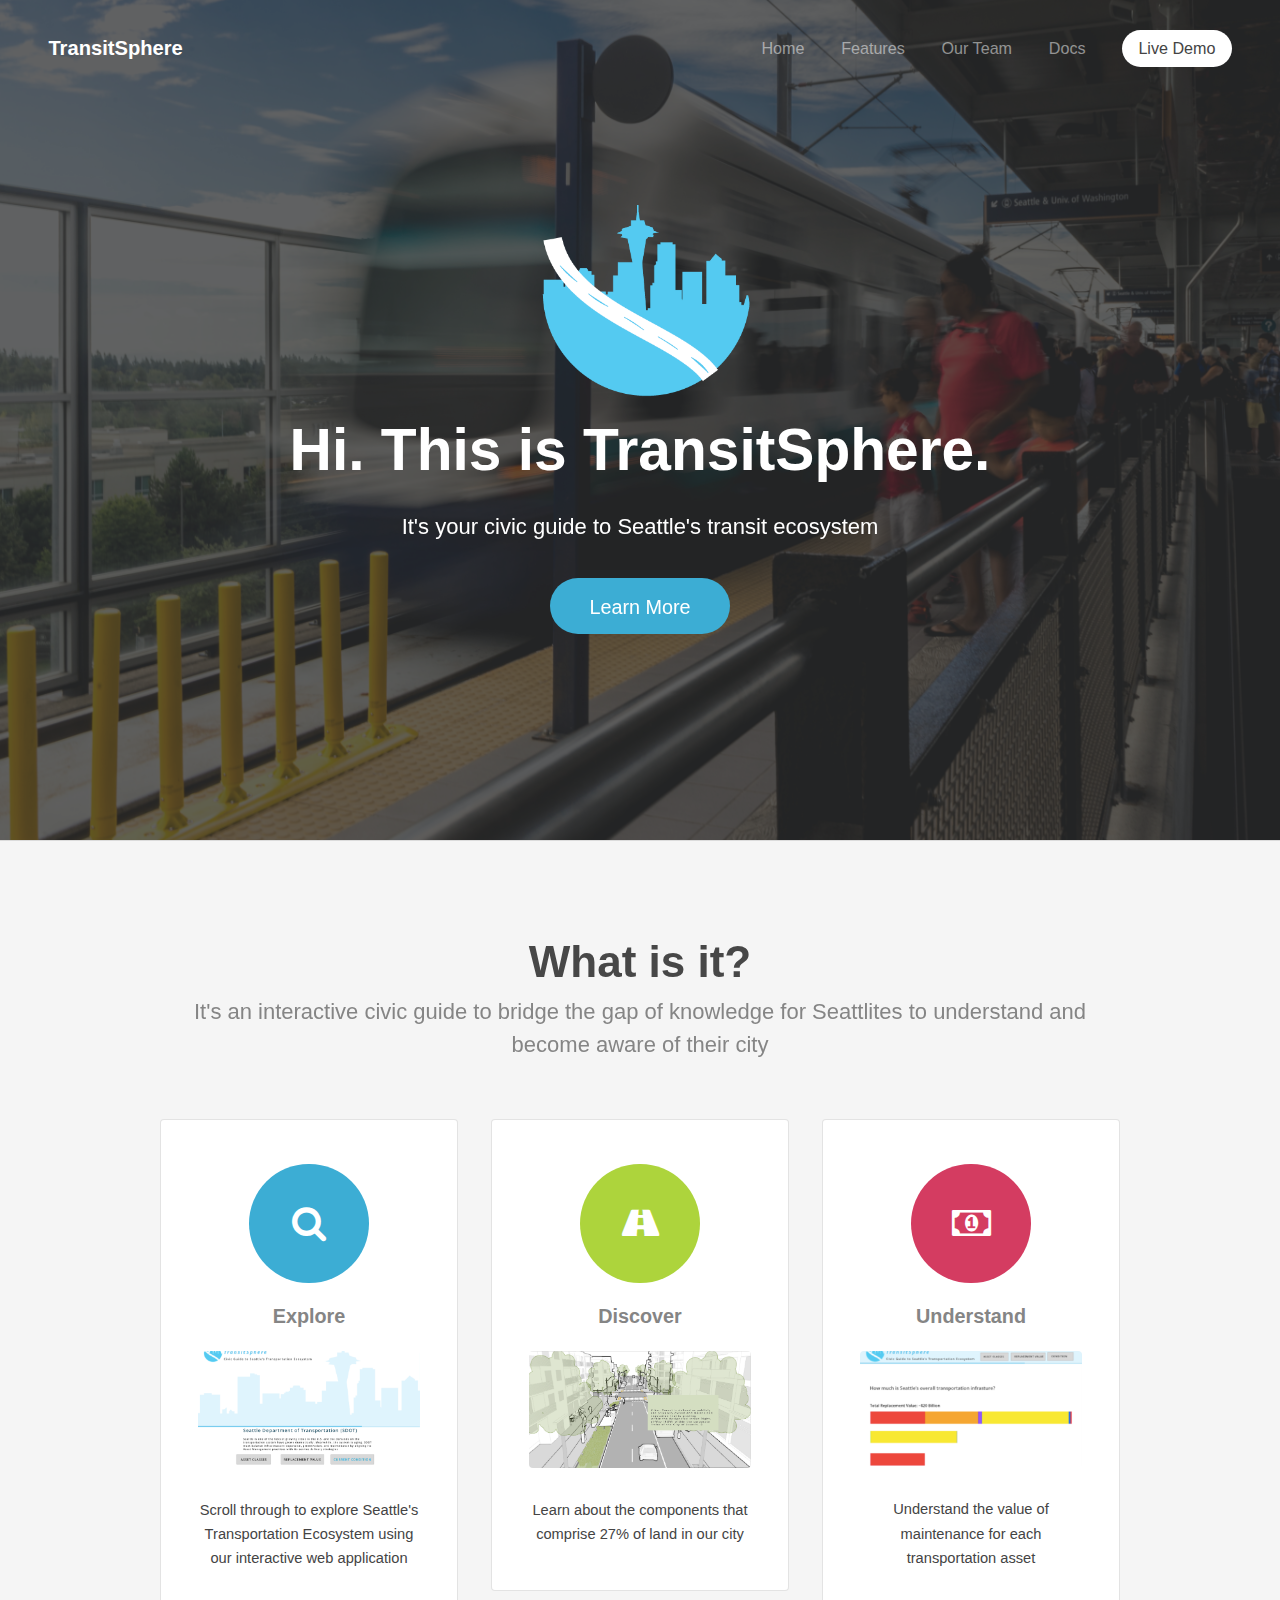
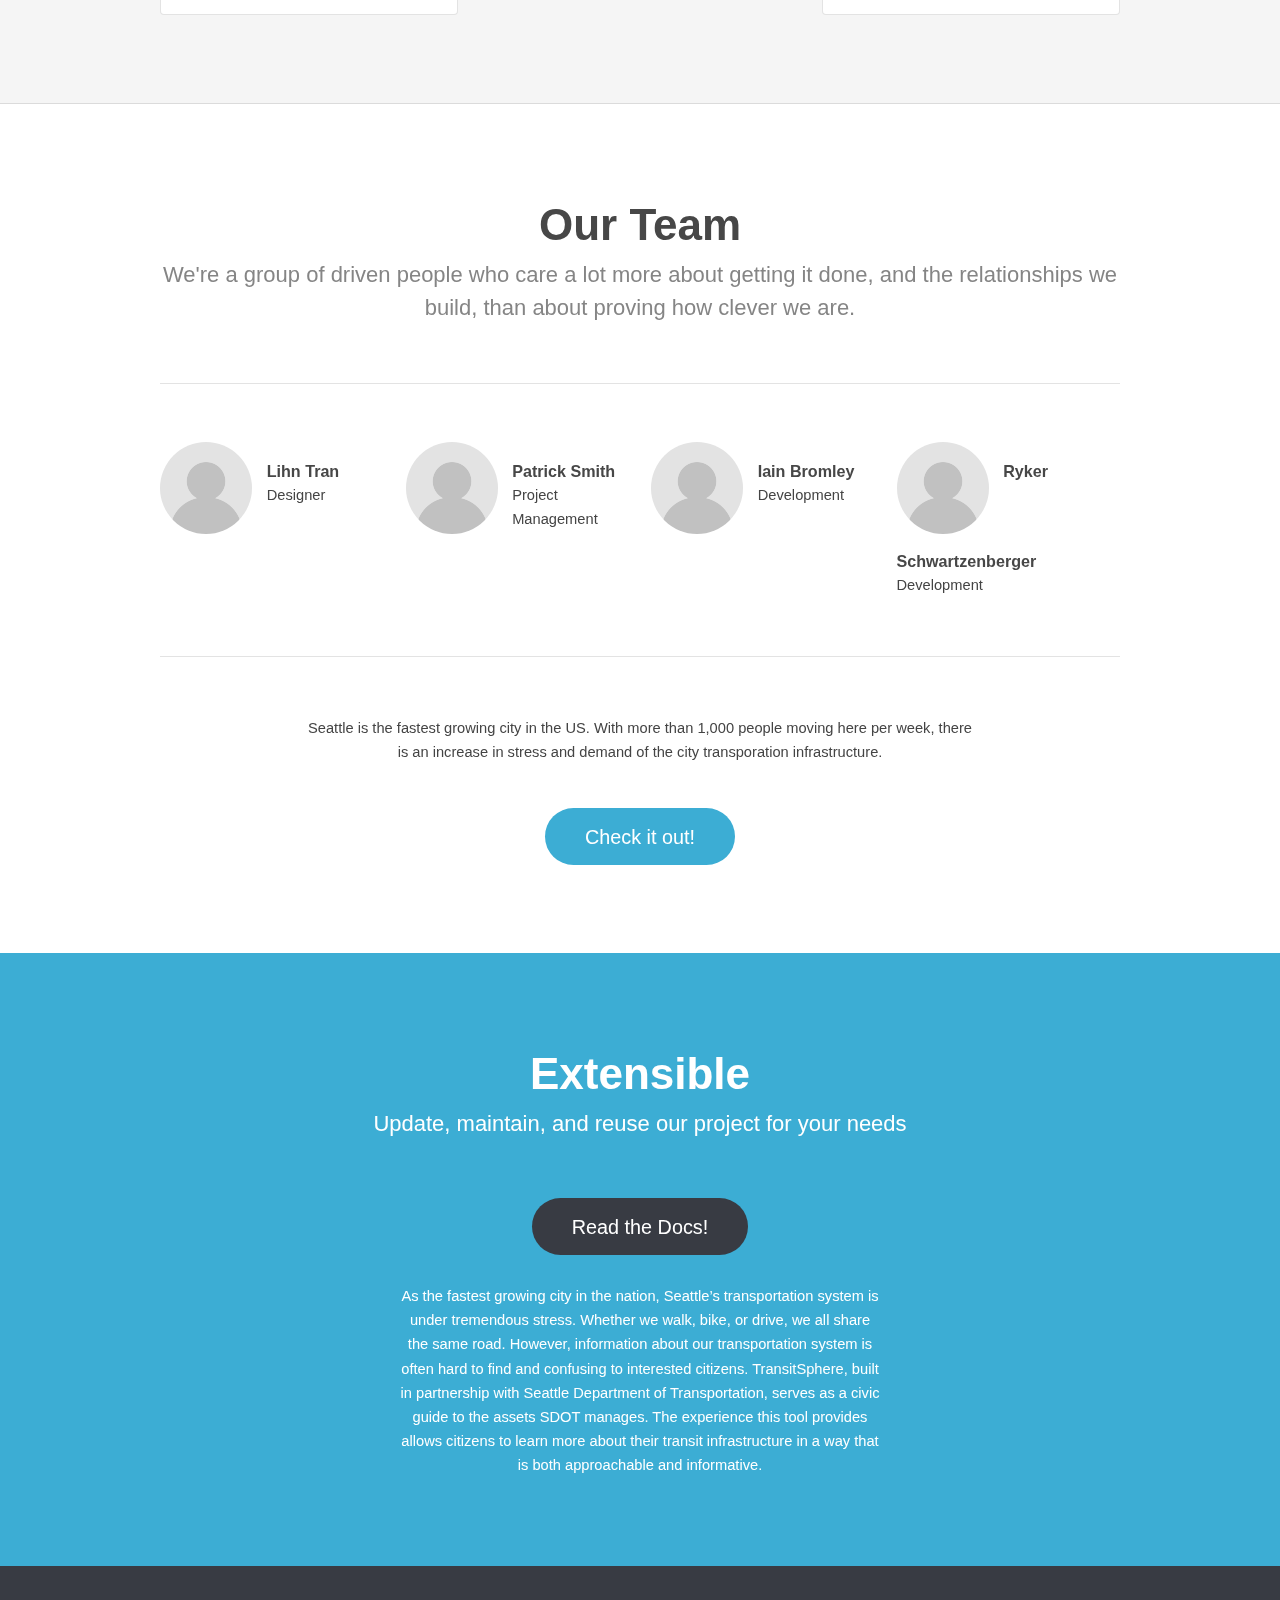
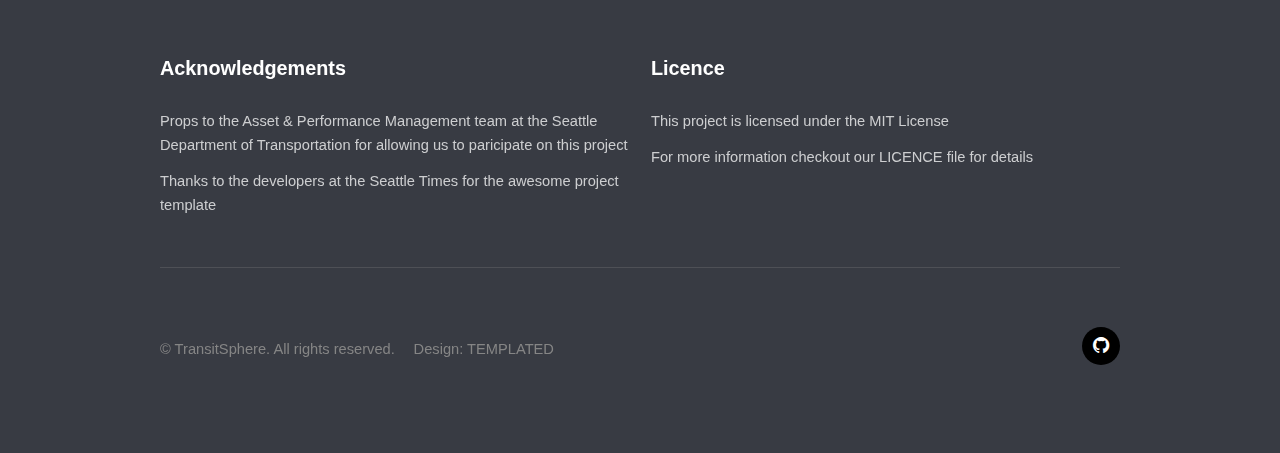
<file: index.html>
<!DOCTYPE html>
<!--
	Transit by TEMPLATED
	templated.co @templatedco
	Released for free under the Creative Commons Attribution 3.0 license (templated.co/license)
-->
<html lang="en">
	<head>
		<meta charset="UTF-8">
		<title>TransitSphere</title>
		<meta http-equiv="content-type" content="text/html; charset=utf-8" />
		<meta name="description" content="" />
		<meta name="keywords" content="" />
		<!--[if lte IE 8]><script src="js/html5shiv.js"></script><![endif]-->
		<script src="js/jquery.min.js"></script>
		<script src="js/skel.min.js"></script>
		<script src="js/skel-layers.min.js"></script>
		<script src="js/init.js"></script>
		<noscript>
			<link rel="stylesheet" href="css/skel.css" />
			<link rel="stylesheet" href="css/style.css" />
			<link rel="stylesheet" href="css/style-xlarge.css" />
		</noscript>
	</head>
	<body class="landing">

		<!-- Header -->
			<header id="header">
                <!--<img src="images/transitsphere_logo.png" width=100 alt="" />-->
				<h1><a href="index.html">TransitSphere</a></h1>
				<nav id="nav">
					<ul>
						<li><a href="index.html">Home</a></li>
						<li><a href="#one">Features</a></li>
						<li><a href="#two">Our Team</a></li>
						<li><a href="https://ibromley.github.io/transitsphere-page/docs.html#/">Docs</a></li>
						<li><a href="https://ibromley.github.io/sdot-webcomp" class="button special">Live Demo</a></li>
					</ul>
				</nav>
			</header>

		<!-- Banner -->
			<section id="banner">
				<img class="image" src="images/transitsphere_logo.png" height="200em" alt="" />
				<h2>Hi. This is TransitSphere.</h2>
				<p>It's your civic guide to Seattle's transit ecosystem</p>
				<ul class="actions">
					<li>
						<a href="#one" class="button big">Learn More</a>
					</li>
				</ul>
			</section>

		<!-- One -->
			<section id="one" class="wrapper style1 special" name="one">
				<div class="container">
					<header class="major">
						<h2>What is it?</h2>
						<p>It's an interactive civic guide to bridge the gap of knowledge for Seattlites to understand and become aware of their city</p>
					</header>
					<div class="row 150%">
						<div class="4u 12u$(medium)">
							<section class="box">
								<i class="icon big rounded color1 fa-search"></i>
								<h3>Explore</h3>
								<img class="image fit" src="images/explore.png" alt="" />
								<p>Scroll through to explore Seattle's Transportation Ecosystem using our interactive web application</p>
							</section>
						</div>
						<div class="4u 12u$(medium)">
							<section class="box">
								<i class="icon big rounded color9 fa-road"></i>
								<h3>Discover</h3>
								<img class="image fit" src="images/discover.png" alt="" />
								<p>Learn about the components that comprise 27% of land in our city</p>
							</section>
						</div>
						<div class="4u$ 12u$(medium)">
							<section class="box">
								<i class="icon big rounded color6 fa-money"></i>
								<h3>Understand</h3>
								<img class="image fit" src="images/understand.png" alt="" />
								<p>Understand the value of maintenance for each transportation asset</p>
							</section>
						</div>
					</div>
				</div>
			</section>

		<!-- Two -->
			<section id="two" class="wrapper style2 special" name="two">
				<div class="container">
					<header class="major">
						<h2>Our Team</h2>
						<p>We're a group of driven people who care a lot more about getting it done, and the relationships we build, than about proving how clever we are. </p>
					</header>
					<section class="profiles">
						<div class="row">
							<section class="3u 6u$(medium) 12u$(xsmall) profile">
								<img src="images/profile_placeholder.gif" alt="" />
								<h4>Lihn Tran</h4>
								<p>Designer</p>
							</section>
							<section class="3u 6u(medium) 12u$(xsmall) profile">
								<img src="images/profile_placeholder.gif" alt="" />
								<h4>Patrick Smith</h4>
								<p>Project Management</p>
							</section>
							<section class="3u 6u(medium) 12u$(xsmall) profile">
								<img src="images/profile_placeholder.gif" alt="" />
								<h4>Iain Bromley</h4>
								<p>Development</p>
							</section>
							<section class="3u$ 6u$(medium) 12u$(xsmall) profile">
								<img src="images/profile_placeholder.gif" alt="" />
								<h4>Ryker Schwartzenberger</h4>
								<p>Development</p>
							</section>
						</div>
					</section>
					<footer>
						<p>Seattle is the fastest growing city in the US. With more than 1,000 people moving here per week, there is an increase in stress and demand of the city transporation infrastructure.</p>
						<ul class="actions">
							<li>
								<a href="https://ibromley.github.io/sdot-webcomp" class="button big">Check it out!</a>
							</li>
						</ul>
					</footer>
				</div>
			</section>

		<!-- Three -->
			<section id="three" class="wrapper style3 special">
				<div class="container">
					<header class="major">
						<h2>Extensible</h2>
						<p>Update, maintain, and reuse our project for your needs</p>
					</header>
					<ul class="actions">
						<li>
							<a href="https://ibromley.github.io/transitsphere-page/docs.html#/" class="button big special">Read the Docs!</a>
						</li>
					</ul>
				</div>
				<div class="container 50%">
					<p>As the fastest growing city in the nation, Seattle’s transportation system is under tremendous stress. Whether we walk, bike, or drive, we all share the same road. However, information about our transportation system is often hard to find and confusing to interested citizens. TransitSphere, built in partnership with Seattle Department of Transportation, serves as a civic guide to the assets SDOT manages. The experience this tool provides allows citizens to learn more about their transit infrastructure in a way that is both approachable and informative.</p>

				</div>
			</section>

		<!-- Footer -->
			<footer id="footer">
				<div class="container">
					<section class="links">
						<div class="row">
							<section class="6u 6u(medium) 12u$(small)">
								<h3>Acknowledgements</h3>
								<ul class="unstyled">
									<li>Props to the <a href="http://www.seattle.gov/transportation/about-sdot/asset-management">Asset &amp; Performance Management</a> team at the Seattle Department of Transportation for allowing us to paricipate on this project</li>
									<li>Thanks to the developers at the <a href="https://www.seattletimes.com/">Seattle Times</a> for the awesome <a href="https://github.com/seattletimes/newsapp-template">project template</a></li>
								</ul>
							</section>
							<section class="6u 6u$(medium) 12u$(small)">
								<h3>Licence</h3>
								<ul class="unstyled">
									<li>This project is licensed under the MIT License</li>
									<li>For more information checkout our <a href="https://github.com/ibromley/sdot-webcomp/blob/master/license.txt">LICENCE</a> file for details</a></li>
								</ul>
							</section>
						</div>
					</section>
					<div class="row">
						<div class="8u 12u$(medium)">
							<ul class="copyright">
								<li>&copy; TransitSphere. All rights reserved.</li>
								<li>Design: <a href="http://templated.co">TEMPLATED</a></li>
							</ul>
						</div>
						<div class="4u$ 12u$(medium)">
							<ul class="icons">
								<li>
									<a class="icon rounded fa-github"><span class="label">Github</span></a>
								</li>
							</ul>
						</div>
					</div>
				</div>
			</footer>

	</body>
</html>
</file>
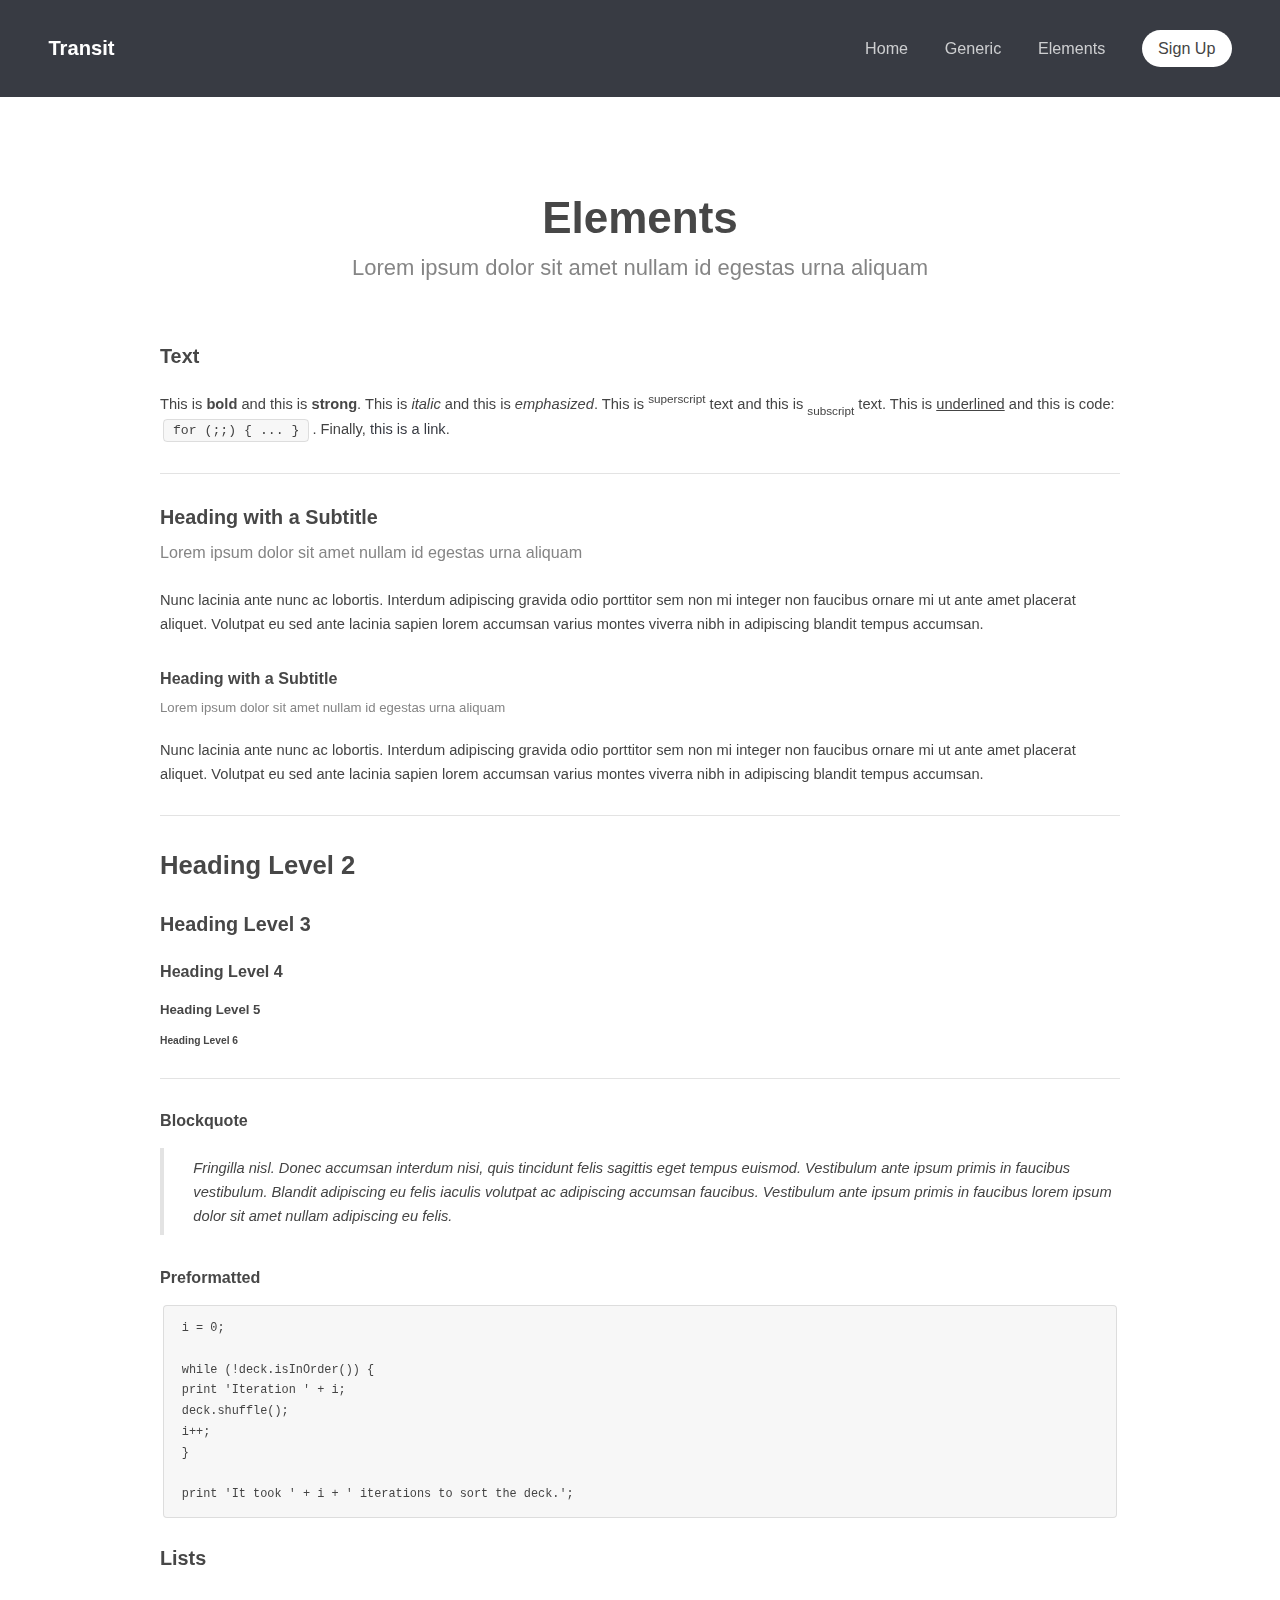
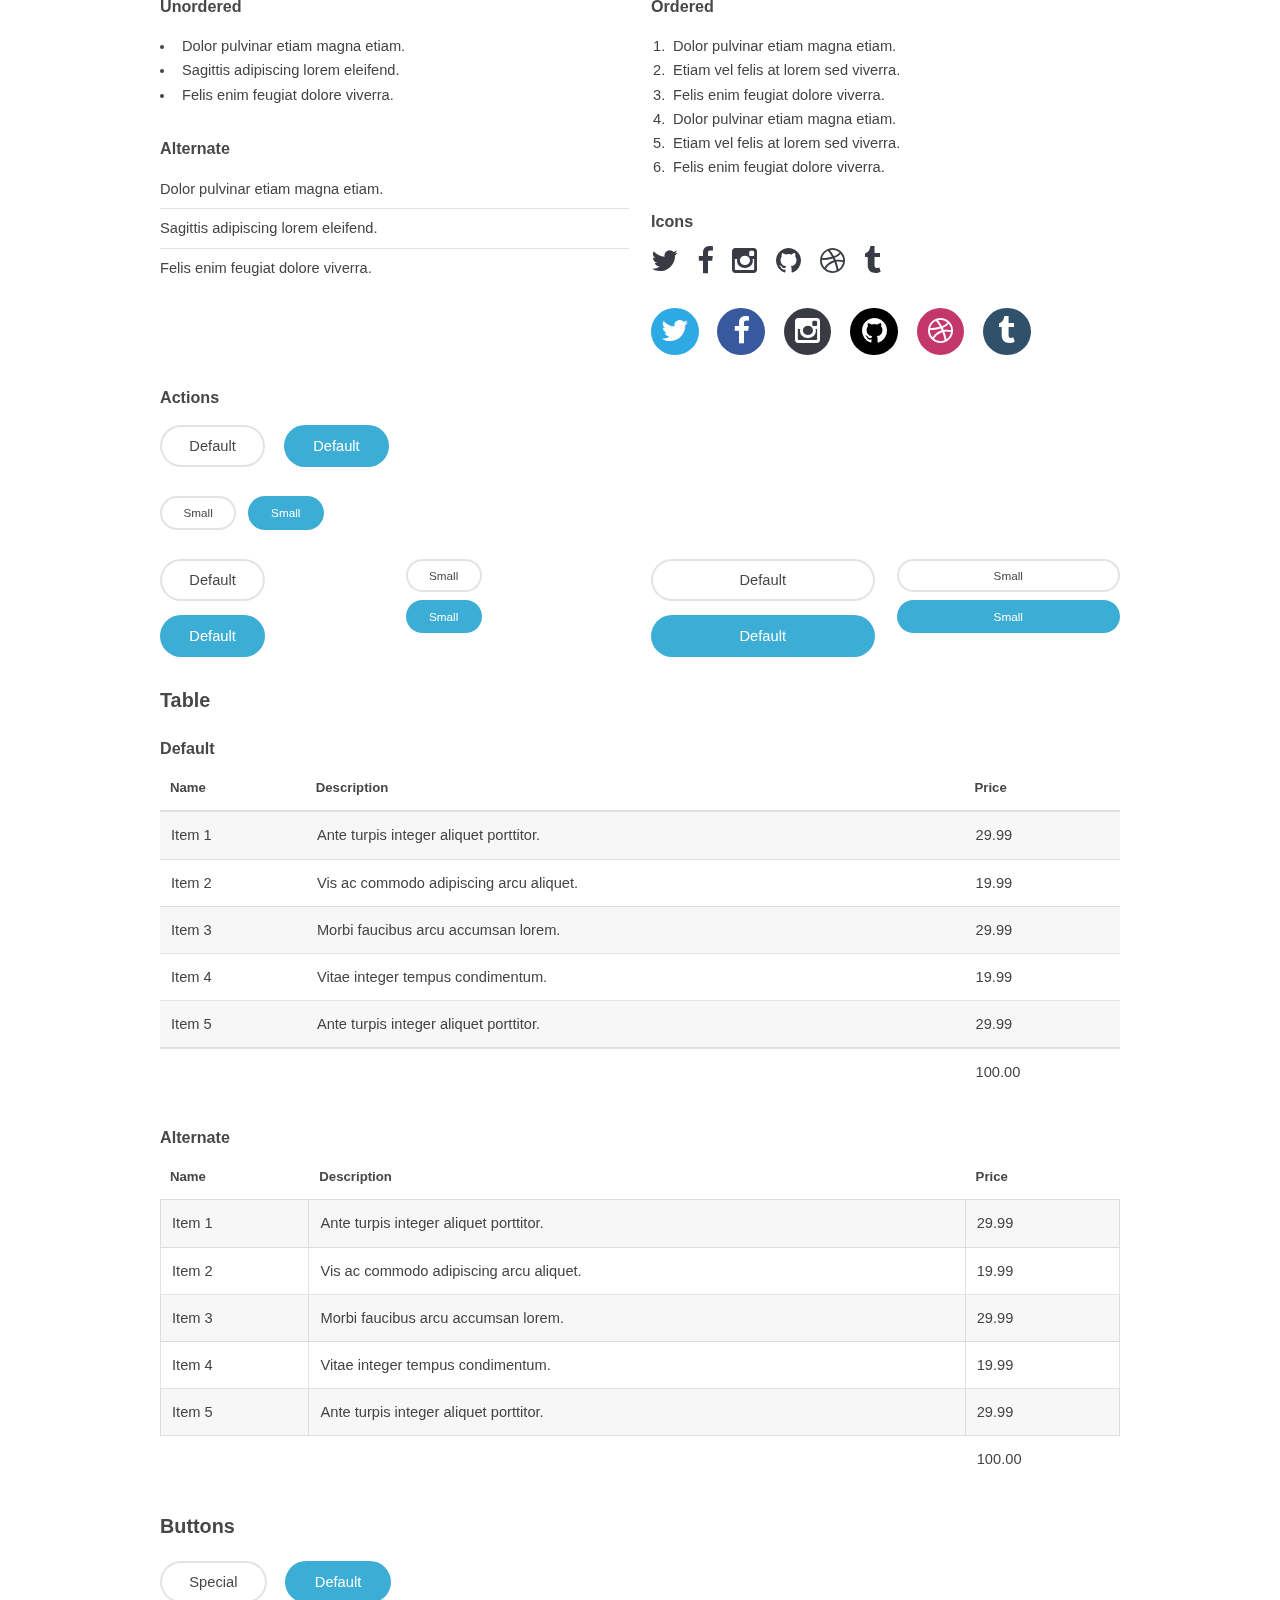
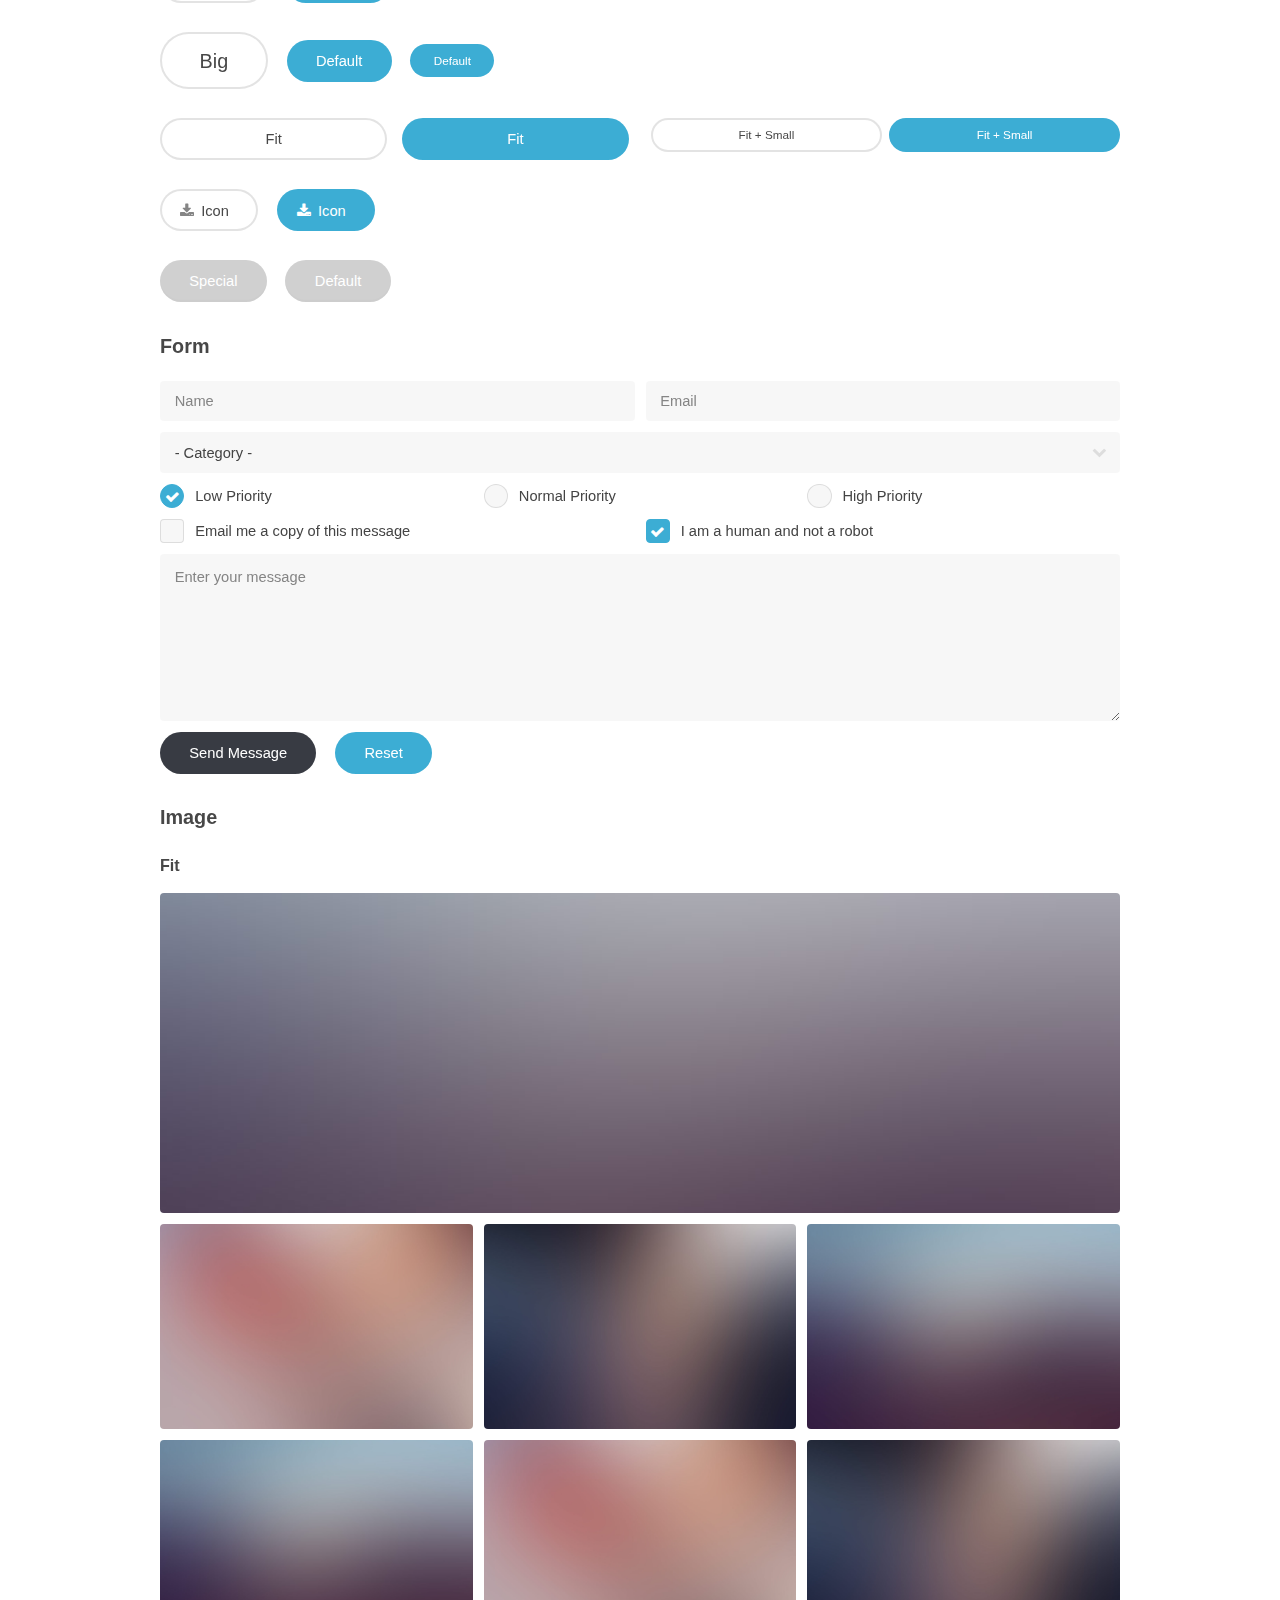
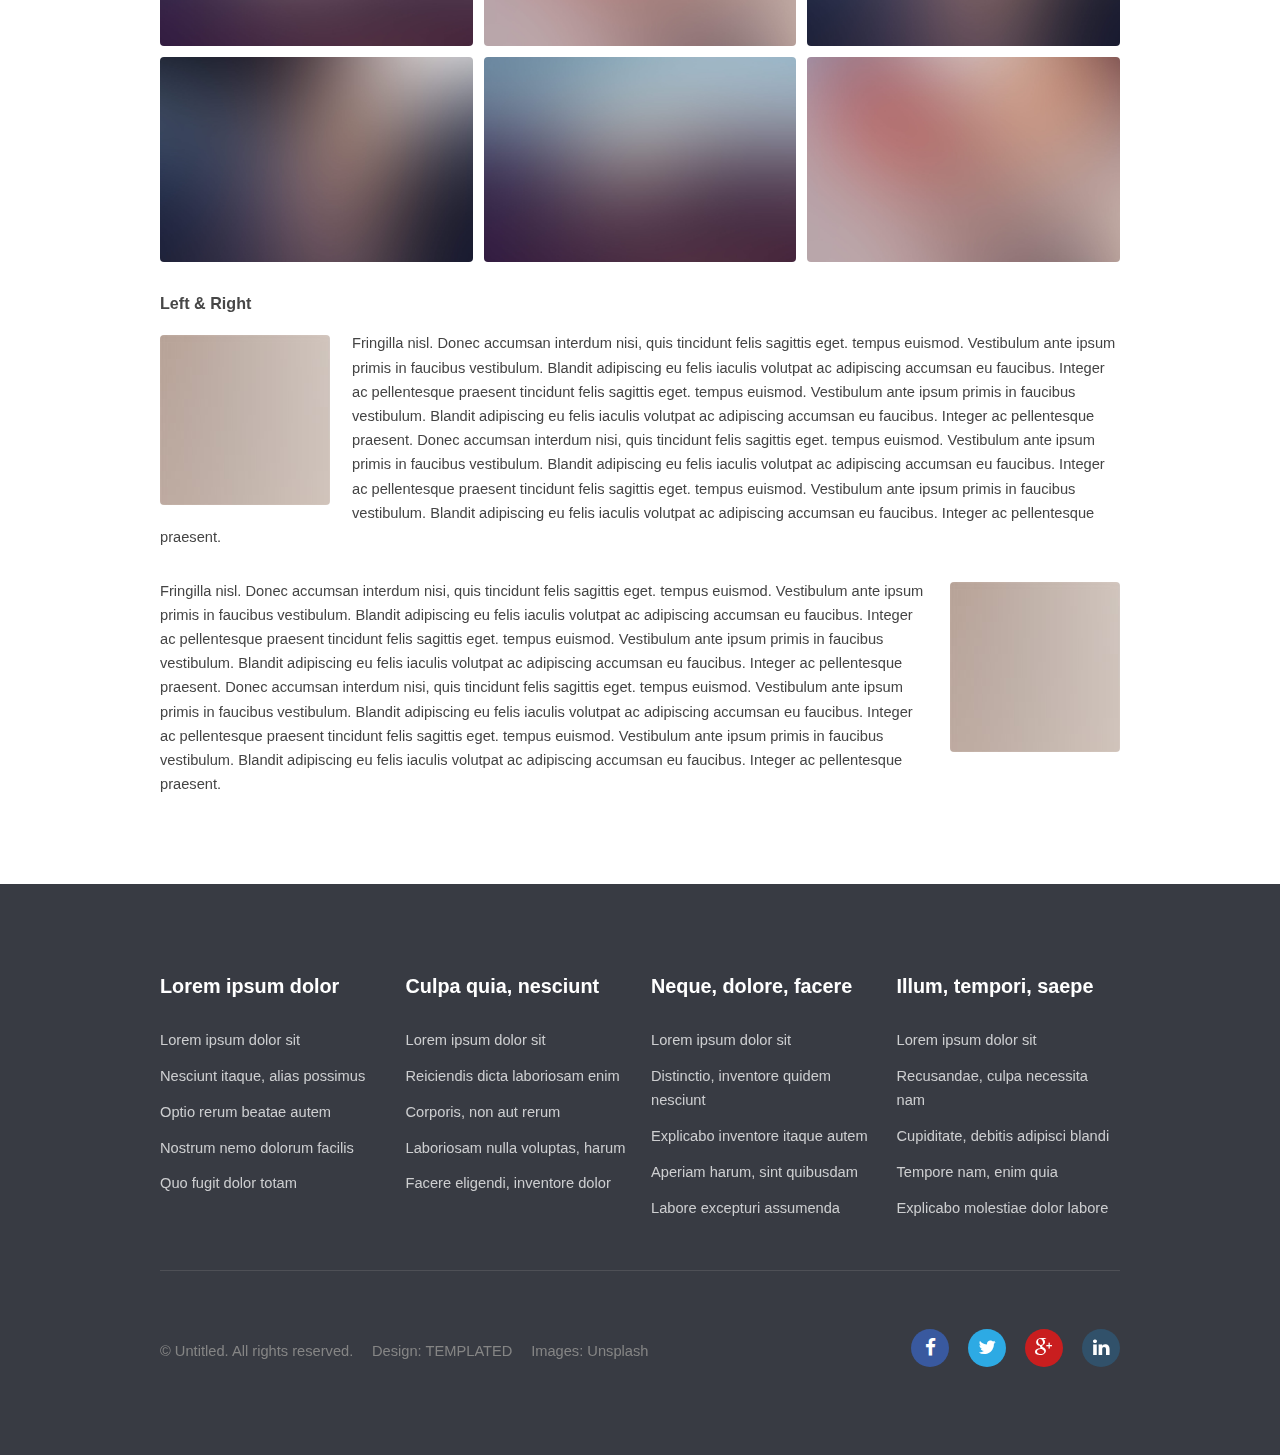
<file: elements.html>
<!DOCTYPE html>
<!--
	Transit by TEMPLATED
	templated.co @templatedco
	Released for free under the Creative Commons Attribution 3.0 license (templated.co/license)
-->
<html lang="en">
	<head>
		<meta charset="UTF-8">
		<title>Elements - Transit by TEMPLATED</title>
		<meta http-equiv="content-type" content="text/html; charset=utf-8" />
		<meta name="description" content="" />
		<meta name="keywords" content="" />
		<!--[if lte IE 8]><script src="js/html5shiv.js"></script><![endif]-->
		<script src="js/jquery.min.js"></script>
		<script src="js/skel.min.js"></script>
		<script src="js/skel-layers.min.js"></script>
		<script src="js/init.js"></script>
		<noscript>
			<link rel="stylesheet" href="css/skel.css" />
			<link rel="stylesheet" href="css/style.css" />
			<link rel="stylesheet" href="css/style-xlarge.css" />
		</noscript>
	</head>
	<body>

		<!-- Header -->
			<header id="header">
				<h1><a href="index.html">Transit</a></h1>
				<nav id="nav">
					<ul>
						<li><a href="index.html">Home</a></li>
						<li><a href="generic.html">Generic</a></li>
						<li><a href="elements.html">Elements</a></li>
						<li><a href="#" class="button special">Sign Up</a></li>
					</ul>
				</nav>
			</header>

		<!-- Main -->
			<section id="main" class="wrapper">
				<div class="container">

					<header class="major">
						<h2>Elements</h2>
						<p>Lorem ipsum dolor sit amet nullam id egestas urna aliquam</p>
					</header>

					<!-- Text -->
						<section>
							<h3>Text</h3>
							<p>This is <b>bold</b> and this is <strong>strong</strong>. This is <i>italic</i> and this is <em>emphasized</em>.
							This is <sup>superscript</sup> text and this is <sub>subscript</sub> text.
							This is <u>underlined</u> and this is code: <code>for (;;) { ... }</code>. Finally, <a href="#">this is a link</a>.</p>

							<hr />

							<header>
								<h3>Heading with a Subtitle</h3>
								<p>Lorem ipsum dolor sit amet nullam id egestas urna aliquam</p>
							</header>
							<p>Nunc lacinia ante nunc ac lobortis. Interdum adipiscing gravida odio porttitor sem non mi integer non faucibus ornare mi ut ante amet placerat aliquet. Volutpat eu sed ante lacinia sapien lorem accumsan varius montes viverra nibh in adipiscing blandit tempus accumsan.</p>
							<header>
								<h4>Heading with a Subtitle</h4>
								<p>Lorem ipsum dolor sit amet nullam id egestas urna aliquam</p>
							</header>
							<p>Nunc lacinia ante nunc ac lobortis. Interdum adipiscing gravida odio porttitor sem non mi integer non faucibus ornare mi ut ante amet placerat aliquet. Volutpat eu sed ante lacinia sapien lorem accumsan varius montes viverra nibh in adipiscing blandit tempus accumsan.</p>

							<hr />

							<h2>Heading Level 2</h2>
							<h3>Heading Level 3</h3>
							<h4>Heading Level 4</h4>
							<h5>Heading Level 5</h5>
							<h6>Heading Level 6</h6>

							<hr />

							<h4>Blockquote</h4>
							<blockquote>Fringilla nisl. Donec accumsan interdum nisi, quis tincidunt felis sagittis eget tempus euismod. Vestibulum ante ipsum primis in faucibus vestibulum. Blandit adipiscing eu felis iaculis volutpat ac adipiscing accumsan faucibus. Vestibulum ante ipsum primis in faucibus lorem ipsum dolor sit amet nullam adipiscing eu felis.</blockquote>

							<h4>Preformatted</h4>
							<pre><code>i = 0;

while (!deck.isInOrder()) {
print 'Iteration ' + i;
deck.shuffle();
i++;
}

print 'It took ' + i + ' iterations to sort the deck.';</code></pre>
						</section>

					<!-- Lists -->
						<section>
							<h3>Lists</h3>
							<div class="row">
								<div class="6u 12u(3)">

									<h4>Unordered</h4>
									<ul>
										<li>Dolor pulvinar etiam magna etiam.</li>
										<li>Sagittis adipiscing lorem eleifend.</li>
										<li>Felis enim feugiat dolore viverra.</li>
									</ul>

									<h4>Alternate</h4>
									<ul class="alt">
										<li>Dolor pulvinar etiam magna etiam.</li>
										<li>Sagittis adipiscing lorem eleifend.</li>
										<li>Felis enim feugiat dolore viverra.</li>
									</ul>

								</div>
								<div class="6u 12u(3)">

									<h4>Ordered</h4>
									<ol>
										<li>Dolor pulvinar etiam magna etiam.</li>
										<li>Etiam vel felis at lorem sed viverra.</li>
										<li>Felis enim feugiat dolore viverra.</li>
										<li>Dolor pulvinar etiam magna etiam.</li>
										<li>Etiam vel felis at lorem sed viverra.</li>
										<li>Felis enim feugiat dolore viverra.</li>
									</ol>

									<h4>Icons</h4>
									<ul class="icons">
										<li><a href="#" class="icon fa-twitter"><span class="label">Twitter</span></a></li>
										<li><a href="#" class="icon fa-facebook"><span class="label">Facebook</span></a></li>
										<li><a href="#" class="icon fa-instagram"><span class="label">Instagram</span></a></li>
										<li><a href="#" class="icon fa-github"><span class="label">Github</span></a></li>
										<li><a href="#" class="icon fa-dribbble"><span class="label">Dribbble</span></a></li>
										<li><a href="#" class="icon fa-tumblr"><span class="label">Tumblr</span></a></li>
									</ul>
									<ul class="icons">
										<li><a href="#" class="icon rounded fa-twitter"><span class="label">Twitter</span></a></li>
										<li><a href="#" class="icon rounded fa-facebook"><span class="label">Facebook</span></a></li>
										<li><a href="#" class="icon rounded fa-instagram"><span class="label">Instagram</span></a></li>
										<li><a href="#" class="icon rounded fa-github"><span class="label">Github</span></a></li>
										<li><a href="#" class="icon rounded fa-dribbble"><span class="label">Dribbble</span></a></li>
										<li><a href="#" class="icon rounded fa-tumblr"><span class="label">Tumblr</span></a></li>
									</ul>

								</div>
							</div>

							<h4>Actions</h4>
							<ul class="actions">
								<li><a href="#" class="button alt">Default</a></li>
								<li><a href="#" class="button">Default</a></li>
							</ul>
							<ul class="actions small">
								<li><a href="#" class="button alt small">Small</a></li>
								<li><a href="#" class="button small">Small</a></li>
							</ul>
							<div class="row">
								<div class="3u 6u(2) 12u$(3)">
									<ul class="actions vertical">
										<li><a href="#" class="button alt">Default</a></li>
										<li><a href="#" class="button">Default</a></li>
									</ul>
								</div>
								<div class="3u 6u$(2) 12u$(3)">
									<ul class="actions vertical small">
										<li><a href="#" class="button alt small">Small</a></li>
										<li><a href="#" class="button small">Small</a></li>
									</ul>
								</div>
								<div class="3u 6u(2) 12u$(3)">
									<ul class="actions vertical">
										<li><a href="#" class="button alt fit">Default</a></li>
										<li><a href="#" class="button fit">Default</a></li>
									</ul>
								</div>
								<div class="3u 6u$(2) 12u$(3)">
									<ul class="actions vertical small">
										<li><a href="#" class="button alt small fit">Small</a></li>
										<li><a href="#" class="button small fit">Small</a></li>
									</ul>
								</div>
							</div>
						</section>

					<!-- Table -->
						<section>
							<h3>Table</h3>
							<h4>Default</h4>
							<div class="table-wrapper">
								<table>
									<thead>
										<tr>
											<th>Name</th>
											<th>Description</th>
											<th>Price</th>
										</tr>
									</thead>
									<tbody>
										<tr>
											<td>Item 1</td>
											<td>Ante turpis integer aliquet porttitor.</td>
											<td>29.99</td>
										</tr>
										<tr>
											<td>Item 2</td>
											<td>Vis ac commodo adipiscing arcu aliquet.</td>
											<td>19.99</td>
										</tr>
										<tr>
											<td>Item 3</td>
											<td> Morbi faucibus arcu accumsan lorem.</td>
											<td>29.99</td>
										</tr>
										<tr>
											<td>Item 4</td>
											<td>Vitae integer tempus condimentum.</td>
											<td>19.99</td>
										</tr>
										<tr>
											<td>Item 5</td>
											<td>Ante turpis integer aliquet porttitor.</td>
											<td>29.99</td>
										</tr>
									</tbody>
									<tfoot>
										<tr>
											<td colspan="2"></td>
											<td>100.00</td>
										</tr>
									</tfoot>
								</table>
							</div>
							<h4>Alternate</h4>
							<div class="table-wrapper">
								<table class="alt">
									<thead>
										<tr>
											<th>Name</th>
											<th>Description</th>
											<th>Price</th>
										</tr>
									</thead>
									<tbody>
										<tr>
											<td>Item 1</td>
											<td>Ante turpis integer aliquet porttitor.</td>
											<td>29.99</td>
										</tr>
										<tr>
											<td>Item 2</td>
											<td>Vis ac commodo adipiscing arcu aliquet.</td>
											<td>19.99</td>
										</tr>
										<tr>
											<td>Item 3</td>
											<td> Morbi faucibus arcu accumsan lorem.</td>
											<td>29.99</td>
										</tr>
										<tr>
											<td>Item 4</td>
											<td>Vitae integer tempus condimentum.</td>
											<td>19.99</td>
										</tr>
										<tr>
											<td>Item 5</td>
											<td>Ante turpis integer aliquet porttitor.</td>
											<td>29.99</td>
										</tr>
									</tbody>
									<tfoot>
										<tr>
											<td colspan="2"></td>
											<td>100.00</td>
										</tr>
									</tfoot>
								</table>
							</div>
						</section>

					<!-- Buttons -->
						<section>
							<h3>Buttons</h3>
							<ul class="actions">
								<li><a href="#" class="button alt">Special</a></li>
								<li><a href="#" class="button">Default</a></li>
							</ul>
							<ul class="actions">
								<li><a href="#" class="button alt big">Big</a></li>
								<li><a href="#" class="button">Default</a></li>
								<li><a href="#" class="button small">Default</a></li>
							</ul>
							<div class="row">
								<div class="6u 12u$(3)">
									<ul class="actions fit">
										<li><a href="#" class="button alt fit">Fit</a></li>
										<li><a href="#" class="button fit">Fit</a></li>
									</ul>
								</div>
								<div class="6u$ 12u$(3)">
									<ul class="actions fit small">
										<li><a href="#" class="button alt fit small">Fit + Small</a></li>
										<li><a href="#" class="button fit small">Fit + Small</a></li>
									</ul>
								</div>
							</div>
							<ul class="actions">
								<li><a href="#" class="button alt icon fa-download">Icon</a></li>
								<li><a href="#" class="button icon fa-download">Icon</a></li>
							</ul>
							<ul class="actions">
								<li><span class="button alt disabled">Special</span></li>
								<li><span class="button disabled">Default</span></li>
							</ul>
						</section>

					<!-- Form -->
						<section>
							<h3>Form</h3>
							<form method="post" action="#">
								<div class="row uniform 50%">
									<div class="6u 12u$(4)">
										<input type="text" name="name" id="name" value="" placeholder="Name" />
									</div>
									<div class="6u$ 12u$(4)">
										<input type="email" name="email" id="email" value="" placeholder="Email" />
									</div>
									<div class="12u$">
										<div class="select-wrapper">
											<select name="category" id="category">
												<option value="">- Category -</option>
												<option value="1">Manufacturing</option>
												<option value="1">Shipping</option>
												<option value="1">Administration</option>
												<option value="1">Human Resources</option>
											</select>
										</div>
									</div>
									<div class="4u 12u$(3)">
										<input type="radio" id="priority-low" name="priority" checked>
										<label for="priority-low">Low Priority</label>
									</div>
									<div class="4u 12u$(3)">
										<input type="radio" id="priority-normal" name="priority">
										<label for="priority-normal">Normal Priority</label>
									</div>
									<div class="4u$ 12u$(3)">
										<input type="radio" id="priority-high" name="priority">
										<label for="priority-high">High Priority</label>
									</div>
									<div class="6u 12u$(3)">
										<input type="checkbox" id="copy" name="copy">
										<label for="copy">Email me a copy of this message</label>
									</div>
									<div class="6u$ 12u$(3)">
										<input type="checkbox" id="human" name="human" checked>
										<label for="human">I am a human and not a robot</label>
									</div>
									<div class="12u$">
										<textarea name="message" id="message" placeholder="Enter your message" rows="6"></textarea>
									</div>
									<div class="12u$">
										<ul class="actions">
											<li><input type="submit" value="Send Message" class="special" /></li>
											<li><input type="reset" value="Reset" /></li>
										</ul>
									</div>
								</div>
							</form>
						</section>

					<!-- Image -->
						<section>
							<h3>Image</h3>
							<h4>Fit</h4>
							<div class="box alt">
								<div class="row 50% uniform">
									<div class="12u$"><span class="image fit"><img src="images/pic07.jpg" alt="" /></span></div>
									<div class="4u"><span class="image fit"><img src="images/pic02.jpg" alt="" /></span></div>
									<div class="4u"><span class="image fit"><img src="images/pic03.jpg" alt="" /></span></div>
									<div class="4u$"><span class="image fit"><img src="images/pic04.jpg" alt="" /></span></div>
									<div class="4u"><span class="image fit"><img src="images/pic04.jpg" alt="" /></span></div>
									<div class="4u"><span class="image fit"><img src="images/pic02.jpg" alt="" /></span></div>
									<div class="4u$"><span class="image fit"><img src="images/pic03.jpg" alt="" /></span></div>
									<div class="4u"><span class="image fit"><img src="images/pic03.jpg" alt="" /></span></div>
									<div class="4u"><span class="image fit"><img src="images/pic04.jpg" alt="" /></span></div>
									<div class="4u$"><span class="image fit"><img src="images/pic02.jpg" alt="" /></span></div>
								</div>
							</div>

							<h4>Left &amp; Right</h4>
							<p><span class="image left"><img src="images/pic08.jpg" alt="" /></span>Fringilla nisl. Donec accumsan interdum nisi, quis tincidunt felis sagittis eget. tempus euismod. Vestibulum ante ipsum primis in faucibus vestibulum. Blandit adipiscing eu felis iaculis volutpat ac adipiscing accumsan eu faucibus. Integer ac pellentesque praesent tincidunt felis sagittis eget. tempus euismod. Vestibulum ante ipsum primis in faucibus vestibulum. Blandit adipiscing eu felis iaculis volutpat ac adipiscing accumsan eu faucibus. Integer ac pellentesque praesent. Donec accumsan interdum nisi, quis tincidunt felis sagittis eget. tempus euismod. Vestibulum ante ipsum primis in faucibus vestibulum. Blandit adipiscing eu felis iaculis volutpat ac adipiscing accumsan eu faucibus. Integer ac pellentesque praesent tincidunt felis sagittis eget. tempus euismod. Vestibulum ante ipsum primis in faucibus vestibulum. Blandit adipiscing eu felis iaculis volutpat ac adipiscing accumsan eu faucibus. Integer ac pellentesque praesent.</p>
							<p><span class="image right"><img src="images/pic08.jpg" alt="" /></span>Fringilla nisl. Donec accumsan interdum nisi, quis tincidunt felis sagittis eget. tempus euismod. Vestibulum ante ipsum primis in faucibus vestibulum. Blandit adipiscing eu felis iaculis volutpat ac adipiscing accumsan eu faucibus. Integer ac pellentesque praesent tincidunt felis sagittis eget. tempus euismod. Vestibulum ante ipsum primis in faucibus vestibulum. Blandit adipiscing eu felis iaculis volutpat ac adipiscing accumsan eu faucibus. Integer ac pellentesque praesent. Donec accumsan interdum nisi, quis tincidunt felis sagittis eget. tempus euismod. Vestibulum ante ipsum primis in faucibus vestibulum. Blandit adipiscing eu felis iaculis volutpat ac adipiscing accumsan eu faucibus. Integer ac pellentesque praesent tincidunt felis sagittis eget. tempus euismod. Vestibulum ante ipsum primis in faucibus vestibulum. Blandit adipiscing eu felis iaculis volutpat ac adipiscing accumsan eu faucibus. Integer ac pellentesque praesent.</p>
						</section>

				</div>
			</section>

		<!-- Footer -->
			<footer id="footer">
				<div class="container">
					<section class="links">
						<div class="row">
							<section class="3u 6u(medium) 12u$(small)">
								<h3>Lorem ipsum dolor</h3>
								<ul class="unstyled">
									<li><a href="#">Lorem ipsum dolor sit</a></li>
									<li><a href="#">Nesciunt itaque, alias possimus</a></li>
									<li><a href="#">Optio rerum beatae autem</a></li>
									<li><a href="#">Nostrum nemo dolorum facilis</a></li>
									<li><a href="#">Quo fugit dolor totam</a></li>
								</ul>
							</section>
							<section class="3u 6u$(medium) 12u$(small)">
								<h3>Culpa quia, nesciunt</h3>
								<ul class="unstyled">
									<li><a href="#">Lorem ipsum dolor sit</a></li>
									<li><a href="#">Reiciendis dicta laboriosam enim</a></li>
									<li><a href="#">Corporis, non aut rerum</a></li>
									<li><a href="#">Laboriosam nulla voluptas, harum</a></li>
									<li><a href="#">Facere eligendi, inventore dolor</a></li>
								</ul>
							</section>
							<section class="3u 6u(medium) 12u$(small)">
								<h3>Neque, dolore, facere</h3>
								<ul class="unstyled">
									<li><a href="#">Lorem ipsum dolor sit</a></li>
									<li><a href="#">Distinctio, inventore quidem nesciunt</a></li>
									<li><a href="#">Explicabo inventore itaque autem</a></li>
									<li><a href="#">Aperiam harum, sint quibusdam</a></li>
									<li><a href="#">Labore excepturi assumenda</a></li>
								</ul>
							</section>
							<section class="3u$ 6u$(medium) 12u$(small)">
								<h3>Illum, tempori, saepe</h3>
								<ul class="unstyled">
									<li><a href="#">Lorem ipsum dolor sit</a></li>
									<li><a href="#">Recusandae, culpa necessita nam</a></li>
									<li><a href="#">Cupiditate, debitis adipisci blandi</a></li>
									<li><a href="#">Tempore nam, enim quia</a></li>
									<li><a href="#">Explicabo molestiae dolor labore</a></li>
								</ul>
							</section>
						</div>
					</section>
					<div class="row">
						<div class="8u 12u$(medium)">
							<ul class="copyright">
								<li>&copy; Untitled. All rights reserved.</li>
								<li>Design: <a href="http://templated.co">TEMPLATED</a></li>
								<li>Images: <a href="http://unsplash.com">Unsplash</a></li>
							</ul>
						</div>
						<div class="4u$ 12u$(medium)">
							<ul class="icons">
								<li>
									<a class="icon rounded fa-facebook"><span class="label">Facebook</span></a>
								</li>
								<li>
									<a class="icon rounded fa-twitter"><span class="label">Twitter</span></a>
								</li>
								<li>
									<a class="icon rounded fa-google-plus"><span class="label">Google+</span></a>
								</li>
								<li>
									<a class="icon rounded fa-linkedin"><span class="label">LinkedIn</span></a>
								</li>
							</ul>
						</div>
					</div>
				</div>
			</footer>

	</body>
</html>
</file>
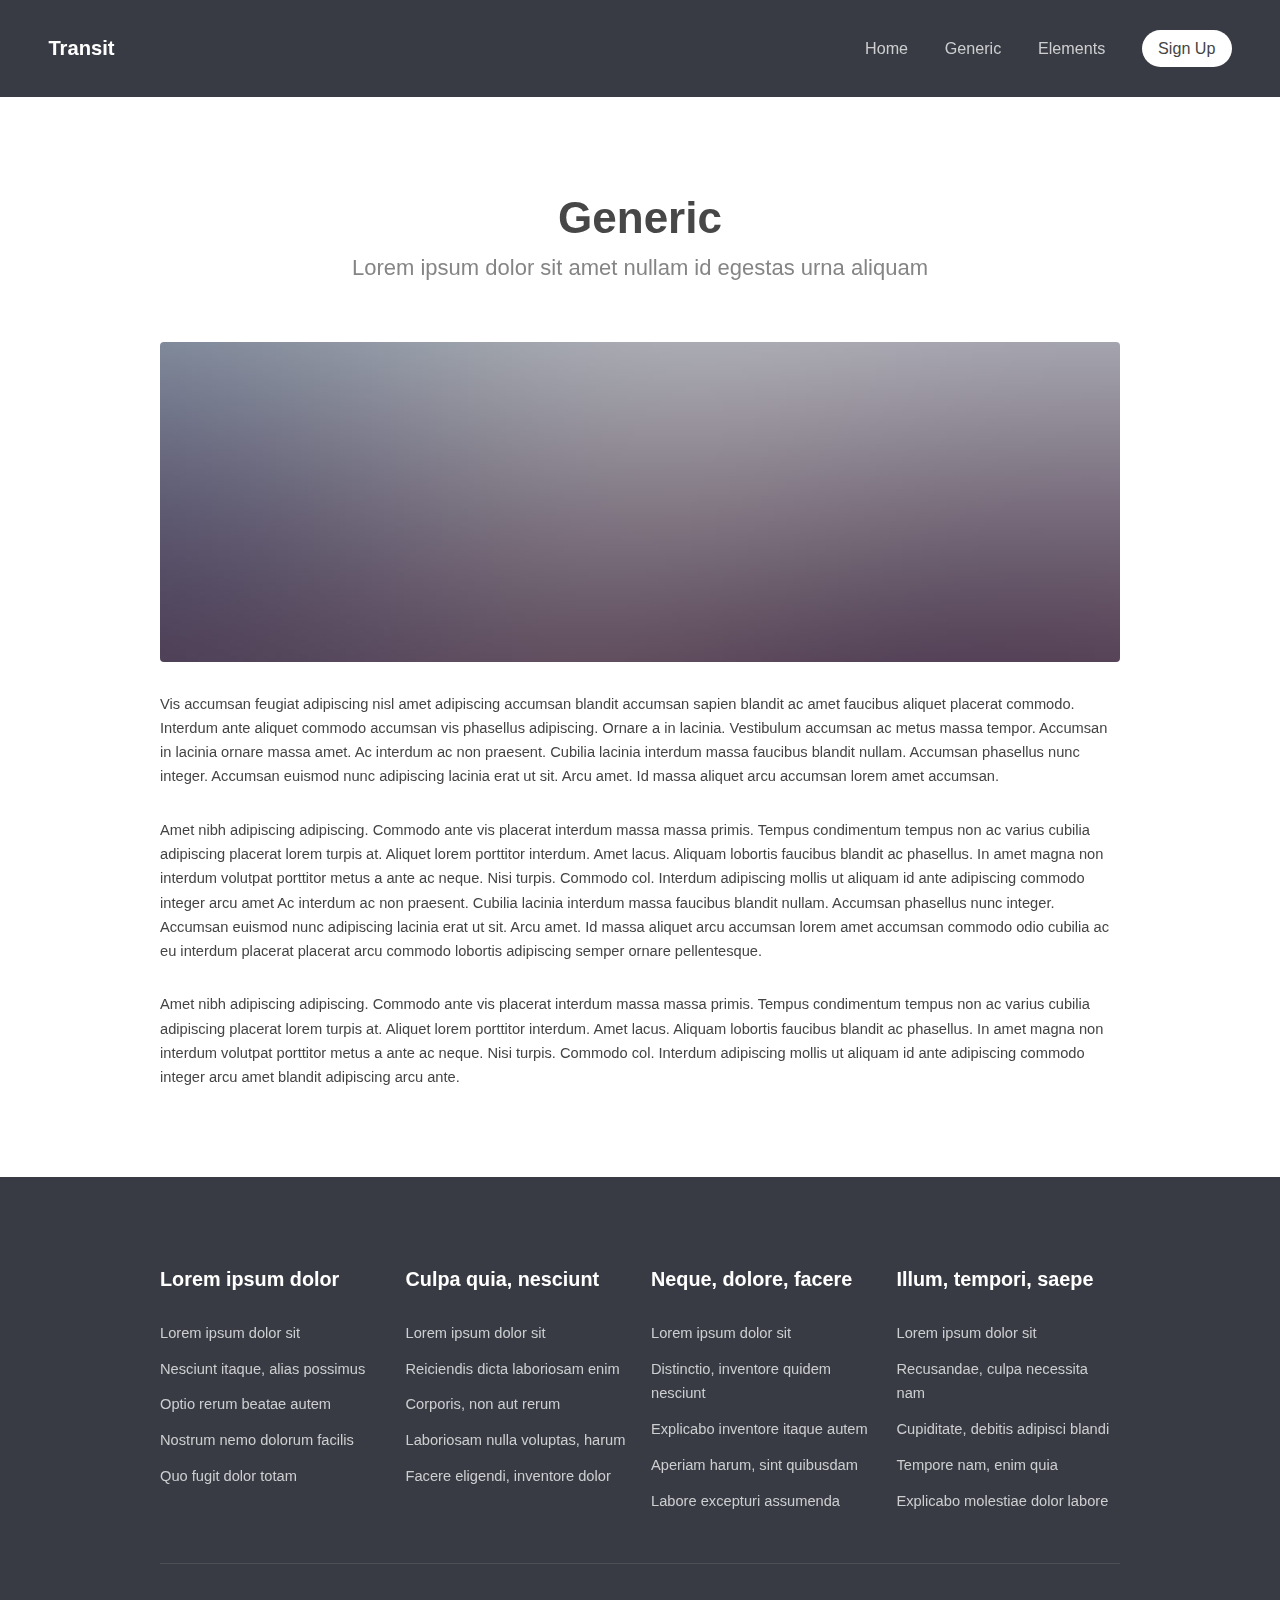
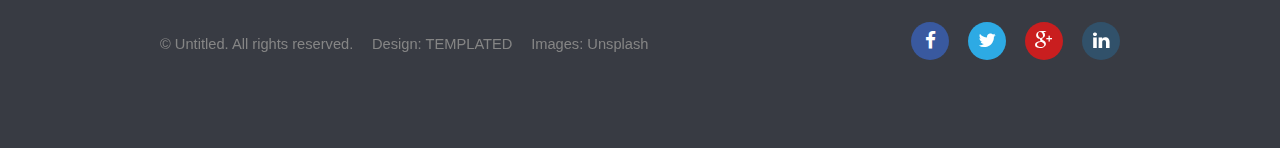
<file: generic.html>
<!DOCTYPE html>
<!--
	Transit by TEMPLATED
	templated.co @templatedco
	Released for free under the Creative Commons Attribution 3.0 license (templated.co/license)
-->
<html lang="en">
	<head>
		<meta charset="UTF-8">
		<title>Generic - Transit by TEMPLATED</title>
		<meta http-equiv="content-type" content="text/html; charset=utf-8" />
		<meta name="description" content="" />
		<meta name="keywords" content="" />
		<!--[if lte IE 8]><script src="js/html5shiv.js"></script><![endif]-->
		<script src="js/jquery.min.js"></script>
		<script src="js/skel.min.js"></script>
		<script src="js/skel-layers.min.js"></script>
		<script src="js/init.js"></script>
		<noscript>
			<link rel="stylesheet" href="css/skel.css" />
			<link rel="stylesheet" href="css/style.css" />
			<link rel="stylesheet" href="css/style-xlarge.css" />
		</noscript>
	</head>
	<body>

		<!-- Header -->
			<header id="header">
				<h1><a href="index.html">Transit</a></h1>
				<nav id="nav">
					<ul>
						<li><a href="index.html">Home</a></li>
						<li><a href="generic.html">Generic</a></li>
						<li><a href="elements.html">Elements</a></li>
						<li><a href="#" class="button special">Sign Up</a></li>
					</ul>
				</nav>
			</header>

		<!-- Main -->
			<section id="main" class="wrapper">
				<div class="container">

					<header class="major">
						<h2>Generic</h2>
						<p>Lorem ipsum dolor sit amet nullam id egestas urna aliquam</p>
					</header>

					<a href="#" class="image fit"><img src="images/pic07.jpg" alt="" /></a>
					<p>Vis accumsan feugiat adipiscing nisl amet adipiscing accumsan blandit accumsan sapien blandit ac amet faucibus aliquet placerat commodo. Interdum ante aliquet commodo accumsan vis phasellus adipiscing. Ornare a in lacinia. Vestibulum accumsan ac metus massa tempor. Accumsan in lacinia ornare massa amet. Ac interdum ac non praesent. Cubilia lacinia interdum massa faucibus blandit nullam. Accumsan phasellus nunc integer. Accumsan euismod nunc adipiscing lacinia erat ut sit. Arcu amet. Id massa aliquet arcu accumsan lorem amet accumsan.</p>
					<p>Amet nibh adipiscing adipiscing. Commodo ante vis placerat interdum massa massa primis. Tempus condimentum tempus non ac varius cubilia adipiscing placerat lorem turpis at. Aliquet lorem porttitor interdum. Amet lacus. Aliquam lobortis faucibus blandit ac phasellus. In amet magna non interdum volutpat porttitor metus a ante ac neque. Nisi turpis. Commodo col. Interdum adipiscing mollis ut aliquam id ante adipiscing commodo integer arcu amet Ac interdum ac non praesent. Cubilia lacinia interdum massa faucibus blandit nullam. Accumsan phasellus nunc integer. Accumsan euismod nunc adipiscing lacinia erat ut sit. Arcu amet. Id massa aliquet arcu accumsan lorem amet accumsan commodo odio cubilia ac eu interdum placerat placerat arcu commodo lobortis adipiscing semper ornare pellentesque.</p>
					<p>Amet nibh adipiscing adipiscing. Commodo ante vis placerat interdum massa massa primis. Tempus condimentum tempus non ac varius cubilia adipiscing placerat lorem turpis at. Aliquet lorem porttitor interdum. Amet lacus. Aliquam lobortis faucibus blandit ac phasellus. In amet magna non interdum volutpat porttitor metus a ante ac neque. Nisi turpis. Commodo col. Interdum adipiscing mollis ut aliquam id ante adipiscing commodo integer arcu amet blandit adipiscing arcu ante.</p>

				</div>
			</section>

		<!-- Footer -->
			<footer id="footer">
				<div class="container">
					<section class="links">
						<div class="row">
							<section class="3u 6u(medium) 12u$(small)">
								<h3>Lorem ipsum dolor</h3>
								<ul class="unstyled">
									<li><a href="#">Lorem ipsum dolor sit</a></li>
									<li><a href="#">Nesciunt itaque, alias possimus</a></li>
									<li><a href="#">Optio rerum beatae autem</a></li>
									<li><a href="#">Nostrum nemo dolorum facilis</a></li>
									<li><a href="#">Quo fugit dolor totam</a></li>
								</ul>
							</section>
							<section class="3u 6u$(medium) 12u$(small)">
								<h3>Culpa quia, nesciunt</h3>
								<ul class="unstyled">
									<li><a href="#">Lorem ipsum dolor sit</a></li>
									<li><a href="#">Reiciendis dicta laboriosam enim</a></li>
									<li><a href="#">Corporis, non aut rerum</a></li>
									<li><a href="#">Laboriosam nulla voluptas, harum</a></li>
									<li><a href="#">Facere eligendi, inventore dolor</a></li>
								</ul>
							</section>
							<section class="3u 6u(medium) 12u$(small)">
								<h3>Neque, dolore, facere</h3>
								<ul class="unstyled">
									<li><a href="#">Lorem ipsum dolor sit</a></li>
									<li><a href="#">Distinctio, inventore quidem nesciunt</a></li>
									<li><a href="#">Explicabo inventore itaque autem</a></li>
									<li><a href="#">Aperiam harum, sint quibusdam</a></li>
									<li><a href="#">Labore excepturi assumenda</a></li>
								</ul>
							</section>
							<section class="3u$ 6u$(medium) 12u$(small)">
								<h3>Illum, tempori, saepe</h3>
								<ul class="unstyled">
									<li><a href="#">Lorem ipsum dolor sit</a></li>
									<li><a href="#">Recusandae, culpa necessita nam</a></li>
									<li><a href="#">Cupiditate, debitis adipisci blandi</a></li>
									<li><a href="#">Tempore nam, enim quia</a></li>
									<li><a href="#">Explicabo molestiae dolor labore</a></li>
								</ul>
							</section>
						</div>
					</section>
					<div class="row">
						<div class="8u 12u$(medium)">
							<ul class="copyright">
								<li>&copy; Untitled. All rights reserved.</li>
								<li>Design: <a href="http://templated.co">TEMPLATED</a></li>
								<li>Images: <a href="http://unsplash.com">Unsplash</a></li>
							</ul>
						</div>
						<div class="4u$ 12u$(medium)">
							<ul class="icons">
								<li>
									<a class="icon rounded fa-facebook"><span class="label">Facebook</span></a>
								</li>
								<li>
									<a class="icon rounded fa-twitter"><span class="label">Twitter</span></a>
								</li>
								<li>
									<a class="icon rounded fa-google-plus"><span class="label">Google+</span></a>
								</li>
								<li>
									<a class="icon rounded fa-linkedin"><span class="label">LinkedIn</span></a>
								</li>
							</ul>
						</div>
					</div>
				</div>
			</footer>

	</body>
</html>
</file>
<file: css/style-xlarge.css>
/*
	Transit by TEMPLATED
	templated.co @templatedco
	Released for free under the Creative Commons Attribution 3.0 license (templated.co/license)
*/

/* Basic */

	body, input, select, textarea {
		font-size: 11pt;
	}
</file>
<file: css/skel.css>
/* Resets (http://meyerweb.com/eric/tools/css/reset/ | v2.0 | 20110126 | License: none (public domain)) */

	html,body,div,span,applet,object,iframe,h1,h2,h3,h4,h5,h6,p,blockquote,pre,a,abbr,acronym,address,big,cite,code,del,dfn,em,img,ins,kbd,q,s,samp,small,strike,strong,sub,sup,tt,var,b,u,i,center,dl,dt,dd,ol,ul,li,fieldset,form,label,legend,table,caption,tbody,tfoot,thead,tr,th,td,article,aside,canvas,details,embed,figure,figcaption,footer,header,hgroup,menu,nav,output,ruby,section,summary,time,mark,audio,video{margin:0;padding:0;border:0;font-size:100%;font:inherit;vertical-align:baseline;}article,aside,details,figcaption,figure,footer,header,hgroup,menu,nav,section{display:block;}body{line-height:1;}ol,ul{list-style:none;}blockquote,q{quotes:none;}blockquote:before,blockquote:after,q:before,q:after{content:'';content:none;}table{border-collapse:collapse;border-spacing:0;}body{-webkit-text-size-adjust:none}

/* Box Model */

	*, *:before, *:after {
		-moz-box-sizing: border-box;
		-webkit-box-sizing: border-box;
		box-sizing: border-box;
	}

/* Container */

	.container {
		margin-left: auto;
		margin-right: auto;

		/* width: (containers) */
		width: 1200px;
	}

	/* Modifiers */

		/* 125% */
			.container.\31 25\25 {
				width: 100%;

				/* max-width: (containers * 1.25) */
				max-width: 1500px;

				/* min-width: (containers) */
				min-width: 1200px;
			}

		/* 75% */
			.container.\37 5\25 {

				/* width: (containers * 0.75) */
				width: 900px;

			}

		/* 50% */
			.container.\35 0\25 {

				/* width: (containers * 0.50) */
				width: 600px;

			}

		/* 25% */
			.container.\32 5\25 {

				/* width: (containers * 0.25) */
				width: 300px;

			}

/* Grid */

	.row {
		border-bottom: solid 1px transparent;
	}

	.row > * {
		float: left;
	}

	.row:after, .row:before {
		content: '';
		display: block;
		clear: both;
		height: 0;
	}

	.row.uniform > * > :first-child {
		margin-top: 0;
	}

	.row.uniform > * > :last-child {
		margin-bottom: 0;
	}

	/* Gutters */

		/* Normal */

			.row > * {
				/* padding: (gutters.horizontal) 0 0 (gutters.vertical) */
				padding: 0 0 0 2em;
			}

			.row {
				/* margin: -(gutters.horizontal) 0 -1px -(gutters.vertical) */
				margin: 0 0 -1px -2em;
			}

			.row.uniform > * {
				/* padding: (gutters.vertical) 0 0 (gutters.vertical) */
				padding: 2em 0 0 2em;
			}

			.row.uniform {
				/* margin: -(gutters.vertical) 0 -1px -(gutters.vertical) */
				margin: -2em 0 -1px -2em;
			}

		/* 200% */

			.row.\32 00\25 > * {
				/* padding: (gutters.horizontal) 0 0 (gutters.vertical) */
				padding: 0 0 0 4em;
			}

			.row.\32 00\25 {
				/* margin: -(gutters.horizontal) 0 -1px -(gutters.vertical) */
				margin: 0 0 -1px -4em;
			}

			.row.uniform.\32 00\25 > * {
				/* padding: (gutters.vertical) 0 0 (gutters.vertical) */
				padding: 4em 0 0 4em;
			}

			.row.uniform.\32 00\25 {
				/* margin: -(gutters.vertical) 0 -1px -(gutters.vertical) */
				margin: -4em 0 -1px -4em;
			}

		/* 150% */

			.row.\31 50\25 > * {
				/* padding: (gutters.horizontal) 0 0 (gutters.vertical) */
				padding: 0 0 0 1.5em;
			}

			.row.\31 50\25 {
				/* margin: -(gutters.horizontal) 0 -1px -(gutters.vertical) */
				margin: 0 0 -1px -1.5em;
			}

			.row.uniform.\31 50\25 > * {
				/* padding: (gutters.vertical) 0 0 (gutters.vertical) */
				padding: 1.5em 0 0 1.5em;
			}

			.row.uniform.\31 50\25 {
				/* margin: -(gutters.vertical) 0 -1px -(gutters.vertical) */
				margin: -1.5em 0 -1px -1.5em;
			}

		/* 50% */

			.row.\35 0\25 > * {
				/* padding: (gutters.horizontal) 0 0 (gutters.vertical) */
				padding: 0 0 0 1em;
			}

			.row.\35 0\25 {
				/* margin: -(gutters.horizontal) 0 -1px -(gutters.vertical) */
				margin: 0 0 -1px -1em;
			}

			.row.uniform.\35 0\25 > * {
				/* padding: (gutters.vertical) 0 0 (gutters.vertical) */
				padding: 1em 0 0 1em;
			}

			.row.uniform.\35 0\25 {
				/* margin: -(gutters.vertical) 0 -1px -(gutters.vertical) */
				margin: -1em 0 -1px -1em;
			}

		/* 25% */

			.row.\32 5\25 > * {
				/* padding: (gutters.horizontal) 0 0 (gutters.vertical) */
				padding: 0 0 0 0.5em;
			}

			.row.\32 5\25 {
				/* margin: -(gutters.horizontal) 0 -1px -(gutters.vertical) */
				margin: 0 0 -1px -0.5em;
			}

			.row.uniform.\32 5\25 > * {
				/* padding: (gutters.vertical) 0 0 (gutters.vertical) */
				padding: 0.5em 0 0 0.5em;
			}

			.row.uniform.\32 5\25 {
				/* margin: -(gutters.vertical) 0 -1px -(gutters.vertical) */
				margin: -0.5em 0 -1px -0.5em;
			}

		/* 0% */

			.row.\30 \25 > * {
				padding: 0;
			}

			.row.\30 \25 {
				margin: 0 0 -1px 0;
			}

	/* Cells */

		.\31 2u, .\31 2u\24 { width: 100%; clear: none; margin-left: 0; }
		.\31 1u, .\31 1u\24 { width: 91.6666666667%; clear: none; margin-left: 0; }
		.\31 0u, .\31 0u\24 { width: 83.3333333333%; clear: none; margin-left: 0; }
		.\39 u, .\39 u\24 { width: 75%; clear: none; margin-left: 0; }
		.\38 u, .\38 u\24 { width: 66.6666666667%; clear: none; margin-left: 0; }
		.\37 u, .\37 u\24 { width: 58.3333333333%; clear: none; margin-left: 0; }
		.\36 u, .\36 u\24 { width: 50%; clear: none; margin-left: 0; }
		.\35 u, .\35 u\24 { width: 41.6666666667%; clear: none; margin-left: 0; }
		.\34 u, .\34 u\24 { width: 33.3333333333%; clear: none; margin-left: 0; }
		.\33 u, .\33 u\24 { width: 25%; clear: none; margin-left: 0; }
		.\32 u, .\32 u\24 { width: 16.6666666667%; clear: none; margin-left: 0; }
		.\31 u, .\31 u\24 { width: 8.3333333333%; clear: none; margin-left: 0; }

		.\31 2u\24 + *,
		.\31 1u\24 + *,
		.\31 0u\24 + *,
		.\39 u\24 + *,
		.\38 u\24 + *,
		.\37 u\24 + *,
		.\36 u\24 + *,
		.\35 u\24 + *,
		.\34 u\24 + *,
		.\33 u\24 + *,
		.\32 u\24 + *,
		.\31 u\24 + * {
			clear: left;
		}

		.\-11u { margin-left: 91.6666666667% }
		.\-10u { margin-left: 83.3333333333% }
		.\-9u { margin-left: 75% }
		.\-8u { margin-left: 66.6666666667% }
		.\-7u { margin-left: 58.3333333333% }
		.\-6u { margin-left: 50% }
		.\-5u { margin-left: 41.6666666667% }
		.\-4u { margin-left: 33.3333333333% }
		.\-3u { margin-left: 25% }
		.\-2u { margin-left: 16.6666666667% }
		.\-1u { margin-left: 8.3333333333% }
</file>
<file: css/style.css>
@charset "UTF-8";
@import url(font-awesome.min.css);
@import url(http://fonts.googleapis.com/css?family=Raleway:700,400);

/*
	Transit by TEMPLATED
	templated.co @templatedco
	Released for free under the Creative Commons Attribution 3.0 license (templated.co/license)
*/

/* Basic */

	body {
		background: #fff;
	}

		body.is-loading *, body.is-loading *:before, body.is-loading *:after {
			-moz-animation: none !important;
			-webkit-animation: none !important;
			-o-animation: none !important;
			-ms-animation: none !important;
			animation: none !important;
			-moz-transition: none !important;
			-webkit-transition: none !important;
			-o-transition: none !important;
			-ms-transition: none !important;
			transition: none !important;
		}

	body, input, select, textarea {
		color: #444;
		font-family: "Open Sans", "Helvetica Neue", Helvetica;
		font-size: 13pt;
		font-weight: 400;
		line-height: 1.65em;
	}

	a {
		color: #383b43;
		text-decoration: none;
	}

		a:active, a:hover {
			text-decoration: underline;
		}

	strong, b {
		color: #474747;
		font-weight: 700;
	}

	em, i {
		font-style: italic;
	}

	p {
		margin: 0 0 2em 0;
	}

	h1, h2, h3, h4, h5, h6 {
		color: #474747;
		font-weight: 700;
		line-height: 1em;
		margin: 0 0 1em 0;
	}

		h1 a, h2 a, h3 a, h4 a, h5 a, h6 a {
			color: inherit;
			text-decoration: none;
		}

	h2 {
		font-size: 1.75em;
		line-height: 1.5em;
	}

	h3 {
		font-size: 1.35em;
		line-height: 1.5em;
	}

	h4 {
		font-size: 1.1em;
		line-height: 1.5em;
	}

	h5 {
		font-size: 0.9em;
		line-height: 1.5em;
	}

	h6 {
		font-size: 0.7em;
		line-height: 1.5em;
	}

	sub {
		font-size: 0.8em;
		position: relative;
		top: 0.5em;
	}

	sup {
		font-size: 0.8em;
		position: relative;
		top: -0.5em;
	}

	hr {
		border: 0;
		border-bottom: solid 1px rgba(144, 144, 144, 0.25);
		margin: 2em 0;
	}

		hr.major {
			margin: 3em 0;
		}

	blockquote {
		border-left: solid 4px rgba(144, 144, 144, 0.25);
		font-style: italic;
		margin: 0 0 2em 0;
		padding: 0.5em 0 0.5em 2em;
	}

	code {
		background: rgba(144, 144, 144, 0.075);
		border-radius: 4px;
		border: solid 1px rgba(144, 144, 144, 0.25);
		font-family: "Courier New", monospace;
		font-size: 0.9em;
		margin: 0 0.25em;
		padding: 0.25em 0.65em;
	}

	pre {
		-webkit-overflow-scrolling: touch;
		font-family: "Courier New", monospace;
		font-size: 0.9em;
		margin: 0 0 2em 0;
	}

		pre code {
			display: block;
			line-height: 1.75em;
			padding: 1em 1.5em;
			overflow-x: auto;
		}

	.align-left {
		text-align: left;
	}

	.align-center {
		text-align: center;
	}

	.align-right {
		text-align: right;
	}

/* Section/Article */

	section.special, article.special {
		text-align: center;
	}

	header p {
		color: #858585;
		position: relative;
		margin: 0 0 1.5em 0;
	}

	header h2 + p {
		font-size: 1.25em;
		margin-top: -1em;
		line-height: 1.5em;
	}

	header h3 + p {
		font-size: 1.1em;
		margin-top: -0.8em;
		line-height: 1.5em;
	}

	header h4 + p,
	header h5 + p,
	header h6 + p {
		font-size: 0.9em;
		margin-top: -0.6em;
		line-height: 1.5em;
	}

	header.major {
		text-align: center;
		margin-bottom: 4em;
	}

		header.major h2 {
			font-size: 3em;
			margin-bottom: 0.5em;
		}

		header.major p {
			font-size: 1.5em;
		}

/* Form */

	form {
		margin: 0 0 2em 0;
	}

	label {
		color: #474747;
		display: block;
		font-size: 0.9em;
		font-weight: 700;
		margin: 0 0 1em 0;
	}

	input[type="text"],
	input[type="password"],
	input[type="email"],
	select,
	textarea {
		-moz-appearance: none;
		-webkit-appearance: none;
		-o-appearance: none;
		-ms-appearance: none;
		appearance: none;
		background: rgba(144, 144, 144, 0.075);
		border-radius: 4px;
		border: none;
		color: inherit;
		display: block;
		outline: 0;
		padding: 0 1em;
		text-decoration: none;
		width: 100%;
	}

		input[type="text"]:invalid,
		input[type="password"]:invalid,
		input[type="email"]:invalid,
		select:invalid,
		textarea:invalid {
			box-shadow: none;
		}

		input[type="text"]:focus,
		input[type="password"]:focus,
		input[type="email"]:focus,
		select:focus,
		textarea:focus {
			border-color: #383b43;
			box-shadow: 0 0 0 1px #383b43;
		}

	.select-wrapper {
		text-decoration: none;
		display: block;
		position: relative;
	}

		.select-wrapper:before {
			content: "";
			-moz-osx-font-smoothing: grayscale;
			-webkit-font-smoothing: antialiased;
			font-family: FontAwesome;
			font-style: normal;
			font-weight: normal;
			text-transform: none !important;
		}

		.select-wrapper:before {
			color: rgba(144, 144, 144, 0.25);
			display: block;
			height: 2.75em;
			line-height: 2.75em;
			pointer-events: none;
			position: absolute;
			right: 0;
			text-align: center;
			top: 0;
			width: 2.75em;
		}

		.select-wrapper select::-ms-expand {
			display: none;
		}

	input[type="text"],
	input[type="password"],
	input[type="email"],
	select {
		height: 2.75em;
	}

	textarea {
		padding: 0.75em 1em;
	}

	input[type="checkbox"],
	input[type="radio"] {
		-moz-appearance: none;
		-webkit-appearance: none;
		-o-appearance: none;
		-ms-appearance: none;
		appearance: none;
		display: block;
		float: left;
		margin-right: -2em;
		opacity: 0;
		width: 1em;
		z-index: -1;
	}

		input[type="checkbox"] + label,
		input[type="radio"] + label {
			text-decoration: none;
			color: #444;
			cursor: pointer;
			display: inline-block;
			font-size: 1em;
			font-weight: 400;
			padding-left: 2.4em;
			padding-right: 0.75em;
			position: relative;
		}

			input[type="checkbox"] + label:before,
			input[type="radio"] + label:before {
				-moz-osx-font-smoothing: grayscale;
				-webkit-font-smoothing: antialiased;
				font-family: FontAwesome;
				font-style: normal;
				font-weight: normal;
				text-transform: none !important;
			}

			input[type="checkbox"] + label:before,
			input[type="radio"] + label:before {
				background: rgba(144, 144, 144, 0.075);
				border-radius: 4px;
				border: solid 1px rgba(144, 144, 144, 0.25);
				content: '';
				display: inline-block;
				height: 1.65em;
				left: 0;
				line-height: 1.58125em;
				position: absolute;
				text-align: center;
				top: 0;
				width: 1.65em;
			}

		input[type="checkbox"]:checked + label:before,
		input[type="radio"]:checked + label:before {
			background: #3cadd4;
			border-color: #3cadd4;
			color: #ffffff;
			content: '\f00c';
		}

		input[type="checkbox"]:focus + label:before,
		input[type="radio"]:focus + label:before {
			border-color: #383b43;
			box-shadow: 0 0 0 1px #383b43;
		}

	input[type="checkbox"] + label:before {
		border-radius: 4px;
	}

	input[type="radio"] + label:before {
		border-radius: 100%;
	}

	::-webkit-input-placeholder {
		color: #858585 !important;
		opacity: 1.0;
	}

	:-moz-placeholder {
		color: #858585 !important;
		opacity: 1.0;
	}

	::-moz-placeholder {
		color: #858585 !important;
		opacity: 1.0;
	}

	:-ms-input-placeholder {
		color: #858585 !important;
		opacity: 1.0;
	}

	.formerize-placeholder {
		color: #858585 !important;
		opacity: 1.0;
	}

/* Box */

	.box {
		border-radius: 4px;
		border: solid 1px rgba(144, 144, 144, 0.25);
		margin-bottom: 2em;
		padding: 1.5em;
	}

		.box > :last-child,
		.box > :last-child > :last-child,
		.box > :last-child > :last-child > :last-child {
			margin-bottom: 0;
		}

		.box.alt {
			border: 0;
			border-radius: 0;
			padding: 0;
		}

/* Icon */

	.icon {
		text-decoration: none;
		border-bottom: none;
		position: relative;
	}

		.icon:before {
			-moz-osx-font-smoothing: grayscale;
			-webkit-font-smoothing: antialiased;
			font-family: FontAwesome;
			font-style: normal;
			font-weight: normal;
			text-transform: none !important;
		}

		.icon:active, .icon:hover {
			text-decoration: none;
		}

		.icon > .label {
			display: none;
		}

		.icon.rounded {
			background-color: #383b43;
			border-radius: 100%;
			color: #ffffff;
			display: inline-block;
			height: 3.25em;
			line-height: 3.25em;
			text-align: center;
			width: 3.25em;
		}

			.icon.rounded.big {
				font-size: 2.5em;
				margin-bottom: 0.5em;
			}

			.icon.rounded.color1 {
				background-color: #3cadd4;
			}

			.icon.rounded.color2 {
				background-color: #3c61d4;
			}

			.icon.rounded.color3 {
				background-color: #633cd4;
			}

			.icon.rounded.color4 {
				background-color: #af3cd4;
			}

			.icon.rounded.color5 {
				background-color: #d43cad;
			}

			.icon.rounded.color6 {
				background-color: #d43c61;
			}

			.icon.rounded.color7 {
				background-color: #d4633c;
			}

			.icon.rounded.color8 {
				background-color: #d4af3c;
			}

			.icon.rounded.color9 {
				background-color: #add43c;
			}

			.icon.rounded.color10 {
				background-color: #61d43c;
			}

			.icon.rounded.fa-twitter {
				background-color: #2daae4;
			}

			.icon.rounded.fa-facebook {
				background-color: #39599f;
			}

			.icon.rounded.fa-google-plus {
				background-color: #c91e1f;
			}

			.icon.rounded.fa-github {
				background-color: #000;
			}

			.icon.rounded.fa-dribbble {
				background-color: #c4376b;
			}

			.icon.rounded.fa-tumblr, .icon.rounded.fa-linkedin {
				background-color: #31516a;
			}

			.icon.rounded.fa-rss {
				background-color: #f2600b;
			}

/* Image */

	.image {
		border-radius: 4px;
		border: 0;
		display: inline-block;
		position: relative;
	}

		.image img {
			border-radius: 4px;
			display: block;
		}

		.image.left {
			float: left;
			padding: 0 1.5em 1em 0;
			top: 0.25em;
		}

		.image.right {
			float: right;
			padding: 0 0 1em 1.5em;
			top: 0.25em;
		}

		.image.left, .image.right {
			max-width: 40%;
		}

			.image.left img, .image.right img {
				width: 100%;
			}

		.image.fit {
			display: block;
			margin: 0 0 2em 0;
			width: 100%;
		}

			.image.fit img {
				width: 100%;
			}

			.image.fit .logo img {
				max-height: 10px;
				height: 70%;
				
			}

/* List */

	ol {
		list-style: decimal;
		margin: 0 0 2em 0;
		padding-left: 1.25em;
	}

		ol li {
			padding-left: 0.25em;
		}

	ul {
		list-style: disc;
		margin: 0 0 2em 0;
		padding-left: 1em;
	}

		ul li {
			padding-left: 0.5em;
		}

		ul.alt {
			list-style: none;
			padding-left: 0;
		}

			ul.alt li {
				border-top: solid 1px rgba(144, 144, 144, 0.25);
				padding: 0.5em 0;
			}

				ul.alt li:first-child {
					border-top: 0;
					padding-top: 0;
				}

		ul.unstyled {
			list-style: none;
			padding-left: 0;
		}

			ul.unstyled li {
				padding: 0.4em 0;
			}

		ul.icons {
			cursor: default;
			list-style: none;
			padding-left: 0;
		}

			ul.icons li {
				display: inline-block;
				padding: 0 1em 0 0;
			}

				ul.icons li:last-child {
					padding-right: 0;
				}

				ul.icons li .icon:before {
					font-size: 2em;
				}

		ul.actions {
			cursor: default;
			list-style: none;
			padding-left: 0;
		}

			ul.actions li {
				display: inline-block;
				padding: 0 1em 0 0;
				vertical-align: middle;
			}

				ul.actions li:last-child {
					padding-right: 0;
				}

			ul.actions.small li {
				padding: 0 0.5em 0 0;
			}

			ul.actions.vertical li {
				display: block;
				padding: 1em 0 0 0;
			}

				ul.actions.vertical li:first-child {
					padding-top: 0;
				}

				ul.actions.vertical li > * {
					margin-bottom: 0;
				}

			ul.actions.vertical.small li {
				padding: 0.5em 0 0 0;
			}

				ul.actions.vertical.small li:first-child {
					padding-top: 0;
				}

			ul.actions.fit {
				display: table;
				margin-left: -1em;
				padding: 0;
				table-layout: fixed;
				width: calc(100% + 1em);
			}

				ul.actions.fit li {
					display: table-cell;
					padding: 0 0 0 1em;
				}

					ul.actions.fit li > * {
						margin-bottom: 0;
					}

				ul.actions.fit.small {
					margin-left: -0.5em;
					width: calc(100% + 0.5em);
				}

					ul.actions.fit.small li {
						padding: 0 0 0 0.5em;
					}

	dl {
		margin: 0 0 2em 0;
	}

/* Table */

	.table-wrapper {
		-webkit-overflow-scrolling: touch;
		overflow-x: auto;
	}

	table {
		margin: 0 0 2em 0;
		width: 100%;
	}

		table tbody tr {
			border: solid 1px rgba(144, 144, 144, 0.25);
			border-left: 0;
			border-right: 0;
		}

			table tbody tr:nth-child(2n + 1) {
				background-color: rgba(144, 144, 144, 0.075);
			}

		table td {
			padding: 0.75em 0.75em;
		}

		table th {
			color: #474747;
			font-size: 0.9em;
			font-weight: 700;
			padding: 0 0.75em 0.75em 0.75em;
			text-align: left;
		}

		table thead {
			border-bottom: solid 2px rgba(144, 144, 144, 0.25);
		}

		table tfoot {
			border-top: solid 2px rgba(144, 144, 144, 0.25);
		}

		table.alt {
			border-collapse: separate;
		}

			table.alt tbody tr td {
				border: solid 1px rgba(144, 144, 144, 0.25);
				border-left-width: 0;
				border-top-width: 0;
			}

				table.alt tbody tr td:first-child {
					border-left-width: 1px;
				}

			table.alt tbody tr:first-child td {
				border-top-width: 1px;
			}

			table.alt thead {
				border-bottom: 0;
			}

			table.alt tfoot {
				border-top: 0;
			}

/* Button */

	input[type="submit"],
	input[type="reset"],
	input[type="button"],
	.button {
		-moz-appearance: none;
		-webkit-appearance: none;
		-o-appearance: none;
		-ms-appearance: none;
		appearance: none;
		-moz-transition: background-color 0.2s ease-in-out, color 0.2s ease-in-out;
		-webkit-transition: background-color 0.2s ease-in-out, color 0.2s ease-in-out;
		-o-transition: background-color 0.2s ease-in-out, color 0.2s ease-in-out;
		-ms-transition: background-color 0.2s ease-in-out, color 0.2s ease-in-out;
		transition: background-color 0.2s ease-in-out, color 0.2s ease-in-out;
		background-color: #3cadd4;
		border-radius: 30px;
		border: 0;
		color: #ffffff !important;
		cursor: pointer;
		display: inline-block;
		font-weight: 400;
		height: 2.85em;
		line-height: 2.95em;
		padding: 0 2em;
		text-align: center;
		text-decoration: none;
		white-space: nowrap;
	}

		input[type="submit"]:hover,
		input[type="reset"]:hover,
		input[type="button"]:hover,
		.button:hover {
			background-color: #51b6d9;
			text-decoration: none;
		}

		input[type="submit"]:active,
		input[type="reset"]:active,
		input[type="button"]:active,
		.button:active {
			background-color: #2da2ca;
			text-decoration: none;
		}

		input[type="submit"].icon,
		input[type="reset"].icon,
		input[type="button"].icon,
		.button.icon {
			padding-left: 1.35em;
		}

			input[type="submit"].icon:before,
			input[type="reset"].icon:before,
			input[type="button"].icon:before,
			.button.icon:before {
				margin-right: 0.5em;
			}

		input[type="submit"].fit,
		input[type="reset"].fit,
		input[type="button"].fit,
		.button.fit {
			display: block;
			margin: 0 0 1em 0;
			width: 100%;
		}

		input[type="submit"].small,
		input[type="reset"].small,
		input[type="button"].small,
		.button.small {
			font-size: 0.8em;
		}

		input[type="submit"].big,
		input[type="reset"].big,
		input[type="button"].big,
		.button.big {
			font-size: 1.35em;
		}

		input[type="submit"].alt,
		input[type="reset"].alt,
		input[type="button"].alt,
		.button.alt {
			background-color: transparent;
			box-shadow: inset 0 0 0 2px rgba(144, 144, 144, 0.25);
			color: #474747 !important;
		}

			input[type="submit"].alt:hover,
			input[type="reset"].alt:hover,
			input[type="button"].alt:hover,
			.button.alt:hover {
				background-color: rgba(144, 144, 144, 0.075);
			}

			input[type="submit"].alt:active,
			input[type="reset"].alt:active,
			input[type="button"].alt:active,
			.button.alt:active {
				background-color: rgba(144, 144, 144, 0.2);
			}

			input[type="submit"].alt.icon:before,
			input[type="reset"].alt.icon:before,
			input[type="button"].alt.icon:before,
			.button.alt.icon:before {
				color: #858585;
			}

		input[type="submit"].special,
		input[type="reset"].special,
		input[type="button"].special,
		.button.special {
			background-color: #383b43;
			color: #ffffff !important;
		}

			input[type="submit"].special:hover,
			input[type="reset"].special:hover,
			input[type="button"].special:hover,
			.button.special:hover {
				background-color: #444751;
			}

			input[type="submit"].special:active,
			input[type="reset"].special:active,
			input[type="button"].special:active,
			.button.special:active {
				background-color: #2c2f35;
			}

		input[type="submit"].disabled, input[type="submit"]:disabled,
		input[type="reset"].disabled,
		input[type="reset"]:disabled,
		input[type="button"].disabled,
		input[type="button"]:disabled,
		.button.disabled,
		.button:disabled {
			background-color: #444 !important;
			box-shadow: inset 0 -0.15em 0 0 rgba(0, 0, 0, 0.15);
			color: #fff !important;
			cursor: default;
			opacity: 0.25;
		}

/* Header */

	body.landing #header {
		background-color: transparent;
		left: 0;
		position: absolute;
		top: 0;
	}

		body.landing #header nav a {
			color: rgba(255, 255, 255, 0.5);
		}

	#header {
		background-color: #383b43;
		color: #ffffff;
		cursor: default;
		font-size: 1.1em;
		height: 6em;
		line-height: 6em;
		width: 100%;
		z-index: 10000;
	}

		#header h1 {
			color: #ffffff;
			height: inherit;
			left: 3em;
			line-height: inherit;
			margin: 0;
			padding: 0;
			position: absolute;
		}

			#header h1 a {
				font-size: 1.25em;
			}

		#header nav {
			height: inherit;
			line-height: inherit;
			position: absolute;
			right: 3em;
			vertical-align: middle;
		}

			#header nav > ul {
				list-style: none;
				margin: 0;
				padding-left: 0;
			}

				#header nav > ul > li {
					border-radius: 4px;
					display: inline-block;
					margin-left: 2em;
					padding-left: 0;
				}

					#header nav > ul > li a {
						-moz-transition: color 0.2s ease-in-out;
						-webkit-transition: color 0.2s ease-in-out;
						-o-transition: color 0.2s ease-in-out;
						-ms-transition: color 0.2s ease-in-out;
						transition: color 0.2s ease-in-out;
						color: #cdced0;
						display: inline-block;
						text-decoration: none;
					}

						#header nav > ul > li a:active, #header nav > ul > li a:hover {
							color: #ffffff;
						}

					#header nav > ul > li:first-child {
						margin-left: 0;
					}

					#header nav > ul > li .button {
						background-color: #fff;
						color: #444 !important;
						height: 2.25em;
						line-height: 2.25em;
						margin-bottom: 0;
						padding: 0 1em;
						position: relative;
						top: -0.075em;
						vertical-align: middle;
					}

		#header .container {
			position: relative;
		}

			#header .container h1 {
				left: 0;
			}

			#header .container nav {
				right: 0;
			}

/* Banner */

	#banner {
		background-image: url(../images/dark_tint.png), url(../images/linkrail.jpg);
		background-position: center center;
		background-size: cover;
		color: #ffffff;
		padding: 14em 0em 14em;
		text-align: center;
	}

		#banner :last-child {
			margin-bottom: 0;
		}

		#banner h2 {
			color: #ffffff;
			font-size: 4em;
			line-height: 1.25em;
			margin: 0 0 0.5em 0;
			padding: 0;
		}

		#banner p {
			font-size: 1.5em;
			margin-bottom: 1.75em;
		}

/* Wrapper */

	.wrapper {
		padding: 6em 0em 4em;
		/* Style 1 Wrapper */
		/* Style 2 Wrapper */
		/* Style 3 Wrapper */
	}

		.wrapper.style1 {
			background-color: #F5F5F5;
			border-bottom: 1px solid rgba(144, 144, 144, 0.25);
			border-top: 1px solid rgba(144, 144, 144, 0.25);
		}

			.wrapper.style1 .box {
				background-color: #fff;
				padding: 3em 2.5em;
			}

				.wrapper.style1 .box h2, .wrapper.style1 .box h3, .wrapper.style1 .box h4, .wrapper.style1 .box h5, .wrapper.style1 .box h6 {
					color: #858585;
				}

		.wrapper.style2 .profiles {
			border-bottom: 1px solid rgba(144, 144, 144, 0.25);
			border-top: 1px solid rgba(144, 144, 144, 0.25);
			margin-bottom: 4em;
			padding-top: 4em;
		}

		.wrapper.style2 .profile {
			margin-bottom: 2em;
			text-align: left;
		}

			.wrapper.style2 .profile img {
				border-radius: 50%;
				float: left;
				margin-bottom: 1em;
				margin-right: 1em;
			}

			.wrapper.style2 .profile h4 {
				margin-bottom: 0;
				margin-top: 1em;
			}

		.wrapper.style2 footer {
			margin-left: auto;
			margin-right: auto;
			width: 70%;
		}

			.wrapper.style2 footer p {
				margin-bottom: 3em;
			}

		.wrapper.style3 {
			background-color: #3cadd4;
			color: #ffffff;
		}

			.wrapper.style3 h2, .wrapper.style3 h3, .wrapper.style3 p {
				color: #ffffff;
			}

			.wrapper.style3 input[type="text"],
			.wrapper.style3 input[type="password"],
			.wrapper.style3 input[type="email"],
			.wrapper.style3 select,
			.wrapper.style3 textarea {
				background-color: #fff;
				color: #444;
			}

/* Footer */

	#footer {
		background: #383b43;
		padding: 6em 0em 4em;
	}

		#footer h2, #footer h3, #footer h4 {
			color: #ffffff;
		}

		#footer p, #footer a, #footer li {
			color: #cdced0;
		}

		#footer .links {
			border-bottom: 1px solid rgba(144, 144, 144, 0.25);
			margin-bottom: 4em;
			padding-bottom: 1em;
		}

		#footer .copyright {
			margin-top: 0.65em;
			padding: 0;
		}

			#footer .copyright li {
				color: #858585;
				display: inline-block;
				list-style: none;
				margin-left: 0.5em;
				padding-left: 0.5em;
			}

				#footer .copyright li:first-child {
					margin-left: 0;
					padding-left: 0;
				}

			#footer .copyright a {
				color: #858585;
			}

		#footer .icons {
			text-align: right;
		}

		#footer a.icon {
			color: #ffffff;
			font-size: 0.65em;
			height: 4em;
			line-height: 4em;
			width: 4em;
			cursor: pointer;
		}

/* Grid Demo */

	.grid-demo {
		display: block;
		margin: 0 0 2em 0;
	}

		.grid-demo span {
			background: #8d93a0;
			border-radius: 4px;
			color: rgba(0, 0, 0, 0.25);
			display: block;
			font-weight: 700;
			height: 2.75em;
			line-height: 2.75em;
			text-align: center;
		}

		.grid-demo .row.flush > div span {
			border-radius: 0;
		}

		.grid-demo .row.flush > div:first-child span {
			border-radius: 4px 0 0 4px;
		}

		.grid-demo .row.flush > div:last-child span {
			border-radius: 0 4px 4px 0;
		}
</file>
